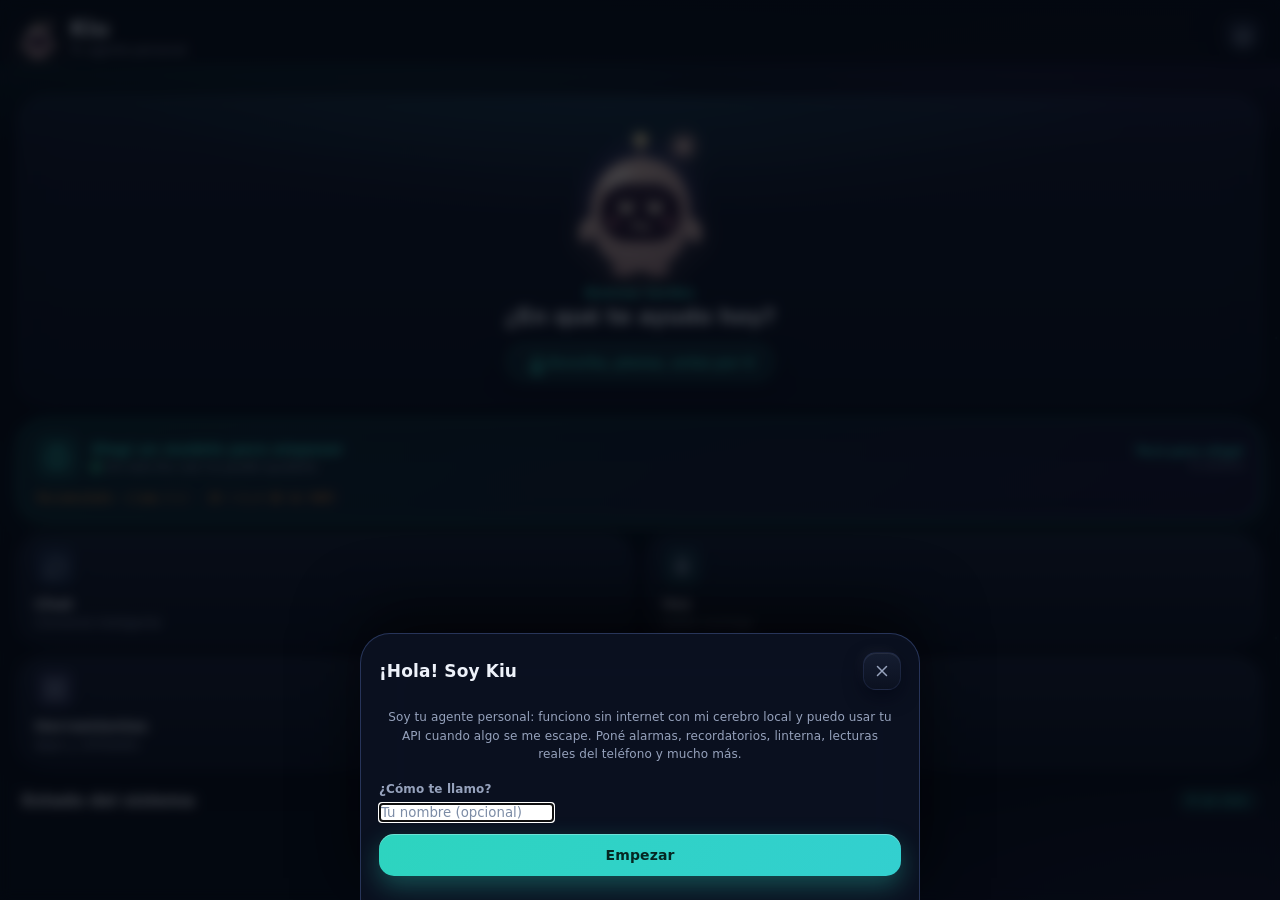
<file: app/src/main/assets/www/index.html>
<!DOCTYPE html>
<html lang="es">
<head>
<meta charset="UTF-8">
<meta name="viewport" content="width=device-width, initial-scale=1, maximum-scale=1, user-scalable=no, viewport-fit=cover">
<meta http-equiv="Content-Security-Policy" content="default-src 'none'; script-src 'self'; style-src 'self' 'unsafe-inline'; img-src 'self' data: blob:; media-src 'self' data: blob:; font-src 'self' data:; connect-src 'self' data: blob: https:; worker-src 'self' blob:; object-src 'none'; base-uri 'none'; form-action 'none'; frame-src 'none'">
<meta name="theme-color" content="#070B16">
<title>Kiu</title>
<link rel="stylesheet" href="css/app.css">
<script src="js/kiu-safeboot.js"></script>
</head>
<body>
<div id="app">

  <!-- ============ PANTALLA INICIO ============ -->
  <section id="screen-home" class="screen active">
    <header class="topbar">
      <div class="brand">
        <!-- v2.3: el bot nuevo de 37 estados vive tambien en la esquina -->
        <!-- v2.8.1: sin `logo-mini`. Esa clase era el cuadrito con degradado y letra del
             logo viejo; con el bot adentro estorba (pinta fondo) y además gana en
             especificidad al `[data-avatar-mini]{width:var(--kav-s)}` y deja el hueco
             con la caja equivocada. El bot se dibuja solo: el host solo reserva espacio. -->
        <div class="kav-mini" data-avatar-mini id="brand-avatar" role="img" aria-label="Kiu"></div>
        <div class="brand-txt">
          <h1>Kiu</h1>
          <p id="home-sub" data-i18n="home.sub">Tu agente personal</p>
        </div>
      </div>
      <button class="icon-btn" id="home-settings-btn" aria-label="Ajustes"></button>
    </header>

    <div class="content">
      <!-- Robot grande con halo -->
      <div class="hero-card">
        <div class="hero-avatar-wrap">
          <div class="hero-halo"></div>
          <button class="kav-hero" data-avatar data-state="idle" id="hero-avatar" aria-label="Hablar con Kiu"></button>
        </div>
        <p class="hero-hi" id="hero-hi" data-i18n="home.hero.hi">Hola</p>
        <h2 class="hero-title" data-i18n="home.hero.title">¿En qué te ayudo hoy?</h2>
        <button class="hero-pill" id="hero-voice">
          <span class="ic" data-ic="mic"></span><span data-i18n="home.hero.pill">Escucha, piensa, actúa por ti</span>
        </button>
      </div>

      <!-- Motor local / API conectada -->
      <!-- v2.14.8 · la tarjeta del motor, como en el rediseño: una fila de
           estado, el MODELO en monoespaciado (acá va bien: es donde sirve; antes
           estaba al final de cada respuesta) y la RAM como barra. -->
      <button class="motor-card" id="status-card" data-go="api">
        <span class="motor-row">
          <span class="motor-ic ic" data-ic="brain"></span>
          <div class="status-txt">
            <strong id="status-title" data-i18n="home.status.title">Motor local</strong>
            <span class="motor-meta"><i class="status-dot" id="status-dot"></i><em id="status-meta" data-i18n="home.status.ready">Listo</em></span>
          </div>
          <div class="motor-right">
            <strong id="motor-mode" data-i18n="home.status.mode">100% local</strong>
            <span id="motor-device" data-i18n="home.status.device">Tu teléfono</span>
          </div>
        </span>
        <span class="motor-model" id="motor-model">—</span>
        <span class="motor-ram">
          <span class="bar"><i id="motor-ram-fill" style="width:0%"></i></span>
          <em id="motor-ram-txt">RAM —</em>
        </span>
      </button>

      <!-- Cuadrícula 2×2 -->
      <div class="quick-grid">
        <button class="quick-card" data-go="chat">
          <span class="qc-ic qc-blue ic" data-ic="chat"></span>
          <strong data-i18n="quick.chat">Chat</strong><span data-i18n="quick.chat.sub">Conversá inteligente</span>
        </button>
        <button class="quick-card" id="quick-voice">
          <span class="qc-ic qc-teal ic" data-ic="mic"></span>
          <strong data-i18n="quick.voice">Voz</strong><span data-i18n="quick.voice.sub">Hablá conmigo</span>
        </button>
        <button class="quick-card" data-go="biblio">
          <span class="qc-ic qc-violet ic" data-ic="grid"></span>
          <strong data-i18n="quick.tools">Herramientas</strong><span data-i18n="quick.tools.sub">Apps y utilidades</span>
        </button>
        <button class="quick-card" data-go="memory">
          <span class="qc-ic qc-pink ic" data-ic="memory"></span>
          <strong data-i18n="quick.memory">Memoria</strong><span data-i18n="quick.memory.sub">Notas y tareas</span>
        </button>
      </div>

      <!-- Uso de hoy: solo se muestra si hubo actividad -->
      <div id="usage-block" class="hidden">
        <div class="section-row">
          <h3 data-i18n="home.usage">Uso de hoy</h3>
          <span class="count-badge" data-i18n="home.usage.badge">contadores reales</span>
        </div>
        <div class="set-card usage-card" id="usage-rows"></div>
      </div>

      <!-- Estado del sistema en vivo -->
      <div class="section-row">
        <h3>Estado del sistema</h3>
        <span class="live-badge"><i></i>en vivo</span>
      </div>
      <div class="set-card sys-card" id="sys-card">
        <div class="sys-row">
          <span class="sys-ic sy-blue ic" data-ic="cpu"></span>
          <div class="sys-txt"><strong>CPU</strong><span id="sys-cpu">Leyendo el teléfono…</span></div>
        </div>
        <div class="sys-line"><span class="sys-lbl">RAM</span><div class="bar"><i id="bar-ram"></i></div><b id="val-ram">—</b></div>
        <div class="sys-line"><span class="sys-lbl">Disco</span><div class="bar"><i id="bar-disk"></i></div><b id="val-disk">—</b></div>
        <div class="sys-line"><span class="sys-lbl">Batería</span><div class="bar"><i id="bar-bat"></i></div><b id="val-bat">—</b></div>
        <p class="sys-foot" id="sys-foot"></p>
      </div>

      <!-- Actividad reciente -->
      <div class="section-row">
        <h3>Actividad reciente</h3>
        <button class="link-btn" id="recent-clear">Limpiar</button>
      </div>
      <div id="recent-list" class="list"></div>

      <div class="tip-card">
        <span class="ic tip-ic" data-ic="bulb"></span>
        <div><strong>Consejo</strong><p id="tip-text"></p></div>
      </div>
    </div>
  </section>

  <!-- ============ PANTALLA CHAT ============ -->
  <section id="screen-chat" class="screen">
    <header class="chat-header">
      <div class="kav-mini kav-big" data-avatar data-state="idle" id="chat-avatar"></div>
      <div class="brand-txt">
        <h1>Kiu</h1>
        <p id="chat-status">Listo para empezar</p>
      </div>
      <button class="icon-btn" id="chat-conv-list" aria-label="Conversaciones" title="Tus conversaciones"></button>
      <button class="icon-btn" id="chat-tools-toggle" aria-label="Herramientas" title="Panel de herramientas"></button>
      <button class="icon-btn" id="chat-conv-toggle" aria-label="Modo conversación" title="Modo conversación (manos libres)"></button>
      <button class="icon-btn" id="chat-voice-toggle" aria-label="Voz"></button>
    </header>
    <div id="tools-panel" class="tools-panel hidden"></div>
    <div id="chat-messages" class="chat-messages" role="log" aria-live="polite" aria-label="Conversación con Kiu"></div>
    <div class="chat-dock">
      <div id="chips-bar" class="chips-bar"></div>
      <div id="photo-bar" class="photo-bar hidden">
        <img id="photo-thumb" alt="Foto adjunta">
        <div class="photo-txt"><strong>Foto lista</strong><span id="photo-hint">Escribí qué querés saber y enviá</span></div>
        <button class="icon-btn" id="photo-remove" aria-label="Quitar foto"></button>
      </div>
      <div class="chat-inputbar">
        <button class="round-btn" id="btn-attach" aria-label="Adjuntar"></button>
        <input id="chat-input" type="text" placeholder="Escribe tu mensaje..." autocomplete="off">
        <button class="send-btn" id="btn-mic" aria-label="Micrófono"></button>
        <button class="send-btn accent" id="btn-send" aria-label="Enviar"></button>
      </div>
    </div>
    <input type="file" id="photo-input" accept="image/*" class="hidden">
    <button id="hang-chip" class="hang-chip hidden" aria-label="Colgar"><span class="ic" data-ic="x"></span> Colgar</button>
    <div id="chat-browser" class="chat-browser hidden">
      <div class="cb-head">
        <input id="cb-url" type="url" placeholder="Buscar o escribir dirección…" autocomplete="off">
        <button class="icon-btn" id="cb-go" aria-label="Ir"><span class="ic" data-ic="chevr"></span></button>
        <button class="icon-btn" id="cb-out" aria-label="Abrir afuera"><span class="ic" data-ic="share"></span></button>
        <button class="icon-btn" id="cb-close" aria-label="Cerrar"><span class="ic" data-ic="x"></span></button>
      </div>
      <iframe id="cb-frame" class="cb-frame" src="about:blank"></iframe>
      <p class="cb-msg" id="cb-msg"></p>
    </div>
  </section>

  <!-- ============ PANTALLA PROVEEDORES (API) ============ -->
  <!-- ============ PANTALLA BIBLIOTECA ============ -->
  <section id="screen-biblio" class="screen">
    <header class="topbar">
      <div class="brand-txt solo">
        <h1>Biblioteca</h1>
        <p>Herramientas y atajos reales</p>
      </div>
    </header>
    <div class="content">
      <div class="search-wrap">
        <span class="ic" data-ic="search"></span>
        <input id="biblio-search" type="text" placeholder="Buscar en tu biblioteca..." autocomplete="off">
      </div>

      <div class="filter-bar">
        <div class="filter-scroll" id="biblio-filters">
          <button class="chip active" data-f="todas">Todas</button>
          <button class="chip" data-f="cuentas">Cálculos</button>
          <button class="chip" data-f="notas">Notas</button>
          <button class="chip" data-f="tiempo">Tiempo</button>
          <button class="chip" data-f="util">Utilidades</button>
        </div>
      </div>

      <div id="tools-grid" class="tools-grid"></div>

      <div class="section-row">
        <h3>Atajos a tus apps</h3>
        <span class="count-badge" id="cx-count">9 atajos reales</span>
      </div>
      <div id="cx-list" class="list"></div>
    </div>
  </section>

  <!-- ============ PANTALLA MODELOS (descargas + motor interno + orquestador) ============ -->
  <section id="screen-models" class="screen">
    <header class="topbar">
      <button class="icon-btn back-btn" data-go="settings" aria-label="Volver"><span class="ic" data-ic="chevl"></span></button>
      <div class="brand-txt center">
        <h1>Modelos</h1>
        <p>Teléfono, nube y tu red</p>
      </div>
      <span class="topbar-spacer"></span>
    </header>
    <div class="content">
      <div class="mtabs" id="mtabs" role="tablist">
        <button class="mtab on" role="tab" data-mt="tel">Teléfono <i id="mt-count-tel"></i></button>
        <button class="mtab" role="tab" data-mt="nube">Nube <i id="mt-count-nube"></i></button>
        <button class="mtab" role="tab" data-mt="red">Mi red</button>
      </div>

      <div class="mpane on" id="mpane-tel">
        <!-- v2.0: héroe «Tu teléfono» — compatibilidad clara desde el arranque -->
      <div class="k2-hero" id="dev-card">
        <div class="k2-hero-top">
          <span class="k2-tile tl-teal"><span class="ic" data-ic="cpu"></span></span>
          <div class="k2-hero-tt">
            <strong>Tu teléfono</strong>
            <span id="dev-sub">Mirando el teléfono…</span>
          </div>
          <i class="k2-badge b-t" id="dev-badge">…</i>
        </div>
        <div class="k2-ramrow">
          <div class="k2-mbar"><i id="dev-ram-fill" style="width:0%;background:var(--teal)"></i></div>
          <span class="k2-ramlbl" id="dev-ram-lbl"></span>
        </div>
        <p class="k2-hero-hint" id="dev-hint"></p>
        <button class="chip-btn" id="dev-reco" style="margin-top:10px">Recomendarme modelos para mi teléfono</button>
      </div>
        <!-- v2.0: Mis modelos — tarjetas grandes con estado real del motor -->
      <div class="k2-sec">
        <h3>Mis modelos</h3>
        <span class="k2-count" id="mdl-count">0 en disco</span>
      </div>
      <p class="set-hint small" id="mdl-eng-sub" style="margin:0 2px 8px">Mirando el teléfono…</p>
      <div id="mdl-mine" class="k2-list"></div>
      <div class="loc-actions" style="margin-top:8px"><button class="chip-btn" id="mdl-import">Importar GGUF del teléfono</button></div>
      <p class="set-hint small" id="mdl-imp-status"></p>
      <div class="k2-sec">
        <h3>Descargar modelos</h3>
        <span class="k2-count">GGUF · privado</span>
      </div>
      <div class="filter-bar">
        <div class="filter-scroll" id="mdl-filters">
          <button class="chip active" data-mf="compat">Compatibles</button>
          <button class="chip" data-mf="texto">Texto</button>
          <button class="chip" data-mf="vision">Visión</button>
          <button class="chip" data-mf="todos">Todos</button>
        </div>
      </div>
      <div id="mdl-list" class="k2-list"></div>
      <p class="set-hint small" id="mdl-foot"></p>
      <p class="set-hint small centered">Los «EN EL TELÉFONO» corren con el motor interno de Kiu (llama.cpp), sin internet y sin mandar nada afuera. Los «SERVIDOR» (visión y multimodal) son para tu PC u Ollama. También podés asignar un modelo local a «Fotos (visión)» en el Orquestador: contesta el texto de tu mensaje.</p>
      <details class="adv-box" id="adv-diag">
        <summary><span>Diagnóstico del agente</span><em>Probar si este modelo sirve</em></summary>
        <div class="adv-body">
      <!-- v2.19.0: ¿este modelo, cargado en ESTE teléfono, sirve de agente? Solo mira qué herramienta elegiría; no ejecuta nada. -->
      <div class="loc-actions" style="margin-top:8px">
        <button class="chip-btn" id="mdl-agent-test">Probar agente</button>
        <button class="chip-btn" id="mdl-agent-full">Prueba completa</button>
        <button class="chip-btn" id="mdl-agent-nogram">Sin gramática</button>
      </div>
      <p class="set-hint small" id="mdl-agent-res" style="white-space:pre-line"></p>

        </div>
      </details>
      <p class="set-hint small" id="mdl-agent-ver" style="margin-top:2px"></p>

      </div>

      <div class="mpane" id="mpane-nube">
        <div class="k2-sec"><h3>Proveedores de IA</h3><span class="k2-count" id="api-count">OPCIONAL</span></div>
        <p class="set-hint small" id="api-sub" style="margin:0 2px 8px">Tocá para conectar Gemini, Groq, OpenAI y más</p>
        <div class="filter-bar">
        <div class="filter-scroll" id="prov-filters">
          <button class="chip active" data-f="todos">Todos</button>
          <button class="chip" data-f="listos">Listos</button>
          <button class="chip" data-f="gratis">Gratis</button>
        </div>
      </div>

      <div id="prov-list"></div>

      <p class="set-hint small centered">Si un proveedor falla, Kiu lo deja en pausa un rato y sigue con el próximo activo. Las claves van cifradas con el Keystore de Android y jamás salen del teléfono.</p>
      </div>

      <div class="mpane" id="mpane-red">
        <div class="k2-sec"><h3>Servidor en tu red</h3><span class="k2-count">OPCIONAL</span></div>
        <button class="set-card row-card hidden" id="row-local">
        <span class="row-tile ti-teal ic" data-ic="brain"></span>
        <div class="row-txt">
          <strong>Ollama / LM Studio / llama-server</strong>
          <span id="local-sub">Más potencia usando tu PC como motor</span>
        </div>
        <span class="row-ic ic" data-ic="chevd"></span>
      </button>
        <div id="local-block">
        <div class="set-card">
          <div class="set-row">
            <div><strong>Estado del servidor</strong><span id="local-sub2">Servidor en tu red o teléfono · privado</span></div>
            <i class="status-dot" id="loc-dot"></i>
          </div>
          <p class="set-hint small" id="loc-status" style="margin:0 0 10px">Sin conectar · todo queda en tu red</p>
          <label class="api-fields"><span>Dirección del servidor</span>
            <input type="url" id="loc-url" placeholder="http://192.168.1.10:1234/v1" autocomplete="off">
          </label>
          <div class="loc-actions">
            <button class="chip-btn" id="loc-pc">IP de mi PC</button>
            <button class="chip-btn" id="loc-tel">Ollama en este teléfono</button>
          </div>
          <div class="loc-actions">
            <button class="chip-btn" id="loc-connect">Conectar</button>
          </div>
          <p class="set-hint small" id="loc-err" style="color:#f87171"></p>
          <div class="set-row col">
            <div><strong>Modelo para charlar</strong><span>Se elige solo según el perfil de abajo</span></div>
            <div class="voice-pick"><select id="loc-model"></select></div>
          </div>
          <div class="set-row col">
            <div><strong>Modelo de visión (fotos)</strong><span>Debe ser un modelo VL de tu servidor</span></div>
            <div class="voice-pick"><select id="loc-vismodel"></select></div>
          </div>
          <div class="set-row col">
            <div><strong>Perfil del servidor</strong><span id="loc-prof-sub">Qwen rápido</span></div>
            <div class="seg" id="loc-profiles">
              <button class="seg-btn" data-prof="qwen">Qwen rápido</button>
              <button class="seg-btn" data-prof="deep">Razonar</button>
              <button class="seg-btn" data-prof="libre">Libre</button>
            </div>
          </div>
          <div class="loc-actions">
            <button class="chip-btn" id="loc-test">Probar perfil</button>
            <button class="chip-btn" id="loc-vistest">Probar visión</button>
            <button class="chip-btn" id="loc-help">Guía</button>
          </div>
          <div class="set-row col">
            <div><strong>Largo de las respuestas</strong><span id="loc-ram">Datos reales en la app del teléfono</span></div>
            <div class="seg" id="loc-detail">
              <button class="seg-btn" data-tok="350">Cortas</button>
              <button class="seg-btn active" data-tok="700">Medias</button>
              <button class="seg-btn" data-tok="1200">Largas</button>
            </div>
          </div>
          <div class="loc-actions">
            <button class="chip-btn" id="loc-catalog">Ver catálogo de modelos</button>
            <button class="chip-btn" id="loc-free">Liberar RAM</button>
          </div>
        </div>
      </div>
      </div>
      <!-- v2.20.3: «Cómo responde Kiu» (modo + orquestador) es avanzado: casi nadie lo toca y empujaba al final lo que todos necesitan (elegir un modelo). -->
      <details class="adv-box" id="adv-resp">
        <summary><span>Cómo responde Kiu</span><em>Avanzado · modo y orquestador</em></summary>
        <div class="adv-body">
      <!-- v2.10.1: arriba, CÓMO responde Kiu (modo + orquestador); abajo, DE DÓNDE salen los modelos (3 pestañas) -->
      <div class="k2-sec"><h3>Cómo responde Kiu</h3></div>
      <div class="seg" id="mode-seg">
        <button class="seg-btn" data-mode="hybrid">Híbrido</button>
        <button class="seg-btn" data-mode="local">Local</button>
        <button class="seg-btn" data-mode="api">API</button>
      </div>
      <p class="set-hint" id="mode-hint"></p>
      <!-- v2.0: orquestador compacto (mapa de roles) + ajuste fino plegable -->
      <div class="k2-sec">
        <h3>Orquestador · <span id="orch-mode-lbl">Auto decide</span></h3>
        <button class="toggle" id="tg-orch" aria-label="Orquestador"></button>
      </div>
      <div class="k2-card" id="orch-rows"></div>
      <button class="k2-adv hidden" id="orch-adv-btn"><span class="ic" data-ic="sliders"></span>Ajustar destinos y preferencias</button>

      <!-- Ajuste fino del orquestador (segmentos originales, se abre tocando una fila o el botón) -->
      <div id="orch-body" class="hidden" style="margin-top:10px">
        <div class="set-card">
          <p class="set-hint small" style="margin:2px 0 10px">Asigná qué modelo atiende cada tipo de tarea. En «Auto», Kiu usa primero tu servidor (si está conectado), luego el motor del teléfono con el modelo ya cargado, y al final las APIs. Si un modelo falla, prueba el siguiente.</p>
          <div class="set-row col">
            <div><strong>Charla y voz</strong><span>Saludos, dudas rápidas, recordatorios</span></div>
            <div class="seg" id="orch-fast">
              <button class="seg-btn" data-rv="auto">Auto</button>
              <button class="seg-btn" data-rv="kiu">Teléfono</button>
              <button class="seg-btn" data-rv="loc">Servidor</button>
              <button class="seg-btn" data-rv="prov:gemini">Gemini</button>
            </div>
          </div>
          <div class="set-row col">
            <div><strong>Cerebro (razonamiento y código)</strong><span>Explicaciones, análisis, programación</span></div>
            <div class="seg" id="orch-brain">
              <button class="seg-btn" data-rv="auto">Auto</button>
              <button class="seg-btn" data-rv="kiu">Teléfono</button>
              <button class="seg-btn" data-rv="loc">Servidor</button>
              <button class="seg-btn" data-rv="prov:deepseek">DeepSeek</button>
            </div>
          </div>
          <div class="set-row col">
            <div><strong>Fotos (visión)</strong><span>Entender imágenes que mandás al chat</span></div>
            <div class="seg" id="orch-vision">
              <button class="seg-btn" data-rv="auto">Auto</button>
              <button class="seg-btn" data-rv="kiu">Teléfono</button>
              <button class="seg-btn" data-rv="loc">Servidor</button>
              <button class="seg-btn" data-rv="prov:gemini">Gemini</button>
            </div>
          </div>
          <div class="set-row col">
            <div><strong>Modelo rápido preferido (teléfono)</strong><span>Se cambia solo si la tarea lo necesita</span></div>
            <div class="voice-pick"><select id="orch-kiufast"></select></div>
          </div>
          <div class="set-row col">
            <div><strong>Modelo cerebro preferido (teléfono)</strong><span>Para razonar y código, si está descargado</span></div>
            <div class="voice-pick"><select id="orch-kiubrain"></select></div>
          </div>
          <div class="set-row col">
            <div><strong>Visión por foto</strong><span>El motor del teléfono <b>no ve</b> las fotos: las manda a tu servidor o a una API. Este ajuste quedó sin efecto.</span></div>
            <div class="voice-pick"><select id="orch-kiuvis"></select></div>
          </div>
          <p class="set-hint small" style="margin:2px 0 0">Con el motor interno solo hay un modelo en memoria: si el orquestador cambia de rol, lo cambia solo (tarda unos segundos la primera vez). <b>El motor del teléfono todavía no «ve» la foto</b>: contesta el texto que la acompaña y deja el modelo cargado; la foto se la manda a Servidor o API, que sí la ven. Por eso Kiu ya no cambia de modelo cuando mandás una imagen.</p>
        </div>
      </div>

        </div>
      </details>
    </div>
  </section>

  
  <!-- ============ PANTALLA MEMORIA ============ -->
  <section id="screen-memory" class="screen">
    <header class="topbar">
      <div class="brand-txt solo">
        <h1>Memoria</h1>
        <p>Tus recuerdos, notas y preferencias</p>
      </div>
      <button class="icon-btn" id="mem-add" aria-label="Agregar"></button>
    </header>
    <div class="content">
      <!-- v2.20.4: sin tarjeta «Memoria» repetida y sin contadores aparte: cada pestaña lleva su número (los ids st-* siguen siendo los mismos). Documentos (RAG) va DESPUÉS de la lista, no partiendo la página. -->
      <div class="seg seg-scroll" id="mem-tabs">
        <button class="seg-btn active" data-tab="recuerdos">Recuerdos <i id="st-rec">0</i></button>
        <button class="seg-btn" data-tab="tareas">Tareas <i id="st-tar">0</i></button>
        <button class="seg-btn" data-tab="notas">Notas <i id="st-not">0</i></button>
        <button class="seg-btn" data-tab="alarmas">Alarmas <i id="st-ala">0</i></button>
        <button class="seg-btn" data-tab="prefs">Gustos</button>
      </div>
      <div id="mem-list" class="list"></div>
      <p class="set-hint small" style="margin:8px 2px 0">Frases que Kiu aprendió: <b id="st-apr">0</b></p>
      <div id="rag-card"></div>
    </div>
  </section>

  <!-- ============ PANTALLA AJUSTES ============ -->
  <section id="screen-settings" class="screen">
    <header class="topbar">
      <div class="brand-txt solo">
        <h1>Ajustes</h1>
        <p>Personalizá tu experiencia</p>
      </div>
    </header>
    <div class="content">

      <!-- Perfil -->
      <button class="set-card profile-card" id="profile-card">
        <div class="kav-profile" data-avatar data-state="idle" id="profile-avatar"></div>
        <div class="profile-txt">
          <strong id="profile-name">Tu nombre</strong>
          <span id="profile-sub">Kiu · Agente personal</span>
        </div>
        <span class="row-ic ic" data-ic="chevr"></span>
      </button>

      <div class="section-row"><h3>General</h3></div>

      <button class="set-card row-card" data-go="models">
        <span class="row-tile ti-teal ic" data-ic="brain"></span>
        <div class="row-txt">
          <strong>Modelos y cerebro</strong>
          <span id="brain-sub">Leyendo el teléfono…</span>
        </div>
        <span class="row-ic ic" data-ic="chevr"></span>
      </button>

      <button class="set-card row-card" id="row-voice">
        <span class="row-tile ti-violet ic" data-ic="headset"></span>
        <div class="row-txt">
          <strong>Voz</strong>
          <span>Voces y configuración</span>
        </div>
        <span class="row-ic ic" data-ic="chevd"></span>
      </button>

      <div id="voice-block" class="hidden">
        <div class="set-card">
          <div class="set-row">
            <div><strong>Saludo al entrar</strong><span id="greet-sub">Kiu te saluda por voz según la hora</span></div>
            <button class="toggle" id="tg-greet" aria-label="Saludo al entrar"></button>
          </div>
          <div class="set-row">
            <div><strong>Enlaces dentro del chat</strong><span>Las webs se abren en el navegador de Kiu, sin salir</span></div>
            <button class="toggle" id="tg-links" aria-label="Enlaces dentro del chat"></button>
          </div>
          <div class="set-row">
            <div><strong>Responder en voz alta</strong><span>Kiu lee sus respuestas</span></div>
            <button class="toggle" id="tg-voice" aria-label="Voz"></button>
          </div>
          <div class="set-row">
            <div><strong>Despertar por voz</strong><span>Decí «Kiu» y te escucha, incluso con la app cerrada</span></div>
            <button class="toggle" id="tg-wake" aria-label="Despertar por voz"></button>
          </div>
          <p class="set-hint small" style="margin:-6px 0 4px">Si deja de escuchar con la app cerrada, permití el inicio automático de Kiu en Ajustes del teléfono.</p>
          <div class="set-row">
            <div><strong>Modo conversación</strong><span>Kiu sigue escuchando después de responder: manos libres</span></div>
            <button class="toggle" id="tg-conv" aria-label="Modo conversación"></button>
          </div>
          <!-- v2.9.1: el agente. Apagado por defecto porque gasta una generación
               extra por mensaje; la fila dice qué es para que la decisión sea
               informada y no un misterio. -->
          <div class="set-row">
            <div><strong>Agente con herramientas</strong><span>Que el modelo elija la herramienta (alarma, agenda, documentos) en vez de acertar con los patrones de siempre. Si el modelo no está en memoria, lo carga solo</span></div>
            <button class="toggle" id="tg-agent" aria-label="Agente con herramientas"></button>
          </div>
          <!-- v2.13.2: confirmación de acciones con efecto del agente -->
          <div class="set-row">
            <div><strong>Confirmar antes de actuar</strong><span>El agente pregunta «¿Lo hago?» antes de llamar, mandar un SMS, anotar o programar una alarma</span></div>
            <button class="toggle" id="tg-agent-confirm" aria-label="Confirmar antes de actuar"></button>
          </div>
          <div class="set-row">
            <div><strong data-i18n="set.thermal">Protección térmica</strong><span data-i18n="set.thermal.sub">Corta la generación del motor si el teléfono pasa de 46°</span></div>
            <button class="toggle" id="tg-thermal" aria-label="Protección térmica"></button>
          </div>
          <!-- v2.14.6: el pie "(motor interno · modelo · tok/s)" al final de cada
               respuesta era ruido. Apagado por defecto; se enciende acá. -->
          <div class="set-row">
            <div><strong>Detalles del motor en el chat</strong><span>Al final de cada respuesta, qué modelo respondió y a qué velocidad</span></div>
            <button class="toggle" id="tg-detalles" aria-label="Detalles del motor en el chat"></button>
          </div>
          <button class="set-row as-btn" id="btn-vcmds">
            <div><strong>Comandos de voz</strong><span>Mirá todo lo que podés pedirle hablando</span></div>
            <span class="ic row-ic" data-ic="mic"></span>
          </button>
          <div class="set-row col">
            <div><strong>Voz de Kiu</strong><span>Elegí la que mejor suene · las «de red» son más humanas</span></div>
            <div class="voice-pick">
              <select id="voice-select"></select>
              <button class="chip-btn" id="btn-voice-test">Probar</button>
            </div>
          </div>
          <div class="set-row col">
            <div><strong>Tono de voz</strong><span id="pitch-label">Natural (1.00)</span></div>
            <input type="range" id="pitch-slider" min="0.8" max="1.3" step="0.05" value="1">
          </div>
          <div class="set-row col">
            <div><strong>Velocidad de habla</strong><span id="rate-label">Normal (1.0x)</span></div>
            <input type="range" id="rate-slider" min="0.5" max="1.5" step="0.1" value="1">
          </div>
        </div>
      </div>

      <button class="set-card row-card" id="row-persona">
        <span class="row-tile ti-violet ic" data-ic="spark"></span>
        <div class="row-txt">
          <strong>Personalidad de Kiu</strong>
          <span id="persona-sub">Normal · ajustá cómo te habla</span>
        </div>
        <span class="row-ic ic" data-ic="chevr"></span>
      </button>

      <button class="set-card row-card" id="row-appearance">
        <span class="row-tile ti-pink ic" data-ic="palette"></span>
        <div class="row-txt">
          <strong>Apariencia</strong>
          <span>Color de acento y tamaño de letra</span>
        </div>
        <span class="row-ic ic" data-ic="chevr"></span>
      </button>

      <button class="set-card row-card" id="row-skills">
        <span class="row-tile ti-blue ic" data-ic="spark"></span>
        <div class="row-txt">
          <strong>Skills</strong>
          <span id="skills-sub">Instalables: enseñale frases nuevas a Kiu</span>
        </div>
        <span class="row-ic ic" data-ic="chevr"></span>
      </button>

      <button class="set-card row-card" id="row-morning">
        <span class="row-tile ti-pink ic" data-ic="alarm"></span>
        <div class="row-txt">
          <strong>Resumen matutino</strong>
          <span id="morning-sub">Apagado · tu día en una notificación</span>
        </div>
        <span class="row-ic ic" data-ic="chevr"></span>
      </button>

      <button class="set-card row-card" id="row-backup">
        <span class="row-tile ti-pink ic" data-ic="cloudup"></span>
        <div class="row-txt">
          <strong>Copias de seguridad</strong>
          <span>Exportar y restaurar copia de datos</span>
        </div>
        <span class="row-ic ic" data-ic="chevr"></span>
      </button>

      <button class="set-card row-card" id="row-security">
        <span class="row-tile ti-green ic" data-ic="shield"></span>
        <div class="row-txt">
          <strong>Seguridad</strong>
          <span>Privacidad, permisos y borrado</span>
        </div>
        <span class="row-ic ic" data-ic="chevr"></span>
      </button>

      <div class="section-row"><h3>Respuestas</h3></div>
      <div class="set-card gen-card">
        <div class="set-row col">
          <div><strong>Creatividad</strong><span id="gen-temp-lbl">Equilibrada (0,7)</span></div>
          <input type="range" id="gen-temp" min="0" max="1.2" step="0.05" value="0.7">
        </div>
        <div class="set-row col">
          <div><strong>Largo de las respuestas</strong><span>Los tres valores valen para todos tus proveedores</span></div>
          <div class="seg" id="gen-len">
            <button class="seg-btn" data-tok="350">Cortas</button>
            <button class="seg-btn active" data-tok="700">Medias</button>
            <button class="seg-btn" data-tok="1200">Largas</button>
          </div>
        </div>
      </div>

      <!-- v2.20.4: Diagnóstico y Actualizaciones eran 5 botones anchos de igual peso; ahora van plegados. Los dos interruptores (avisos de versión, interrumpir a Kiu) son ajustes de verdad y quedan a la vista. -->
      <div class="section-row"><h3>Mantenimiento</h3></div>
      <details class="adv-box" id="adv-mant" style="margin-top:4px">
        <summary><span>Diagnóstico y actualizaciones</span><em>Revisar configuración y voz · buscar versión nueva</em></summary>
        <div class="adv-body">
      <button class="btn-ghost full" id="btn-diag" style="justify-content:center;margin:2px 0 14px"><span class="ic" data-ic="shield"></span> Revisar mi configuración</button>
      <button class="btn-ghost full" id="btn-diag-voz" style="justify-content:center;margin:2px 0 14px"><span class="ic" data-ic="mic"></span> Diagnosticar voz</button>
      <button class="btn-ghost full" id="btn-asist-voz" style="justify-content:center;margin:2px 0 14px"><span class="ic" data-ic="mic"></span> Asistente de voz (paso a paso)</button>
      <div id="diag-voz-box"></div>

      <button class="btn-ghost full" id="btn-estado" style="justify-content:center;margin:2px 0 8px"><span class="ic" data-ic="check"></span> Estado y diagnóstico</button>
      <button class="btn-ghost full" id="btn-upd" style="justify-content:center;margin:2px 0 8px"><span class="ic" data-ic="cloudup"></span> Buscar versión nueva</button>
        </div>
      </details>
      <div class="set-row">
        <div><strong>Avisarme de versiones nuevas</strong><span>Consulta GitHub cada pocas horas y avisa con una notificación. Se puede apagar</span></div>
        <button class="toggle" id="tg-upd" aria-label="Avisarme de versiones nuevas"></button>
      </div>
      <div class="set-row">
        <div><strong>Poder interrumpir a Kiu</strong><span>Mientras habla, decí «Kiu» o «basta» y se calla. Si se corta su voz, apagalo</span></div>
        <button class="toggle" id="tg-barge" aria-label="Poder interrumpir a Kiu"></button>
      </div>

      <div class="section-row" id="alarm-section"><h3>Alarmas</h3></div>
      <div class="set-card" id="alarm-card">
        <div class="set-row">
          <div><strong>Alarmas exactas</strong><span id="exact-status">Suenan a la hora exacta aunque la app esté cerrada</span></div>
          <button class="chip-btn" id="btn-exact">Permitir</button>
        </div>
        <div class="set-row">
          <div><strong>Prueba de alarma</strong><span>Suena una alarma en 10 segundos</span></div>
          <button class="chip-btn" id="btn-test-alarm">Probar</button>
        </div>
      </div>

      <div class="about-block">
        <!-- v2.3: bot nuevo también en el bloque Acerca de -->
        <div class="kav-mini" data-avatar-mini id="about-avatar" role="img" aria-label="Kiu"></div>
        <strong id="about-ver">Kiu</strong>
        <span>Agente personal · Motor interno + orquestador multi-modelo + APIs</span>
        <span class="dim">Motor local desde fuente · Wake word offline · WebView seguro (AssetLoader) · Claves en el Keystore · Streaming por push · Skills instalables · Resumen matutino · Bucle ReAct</span>
      </div>
    </div>
  </section>

  <!-- ============ NAV INFERIOR FLOTANTE ============ -->
  <nav class="bottomnav" id="bottomnav">
    <button class="nav-btn active" data-go="home"><span class="ic" data-ic="home"></span><span data-i18n="nav.home">Inicio</span></button>
    <button class="nav-btn" data-go="chat"><span class="ic" data-ic="chat"></span><span data-i18n="nav.chat">Chat</span></button>
    <button class="nav-btn" data-go="models"><span class="ic" data-ic="brain"></span><span data-i18n="nav.models">Modelos</span></button>
    <button class="nav-btn" data-go="memory"><span class="ic" data-ic="memory"></span><span data-i18n="nav.memory">Memoria</span></button>
    <button class="nav-btn" data-go="settings"><span class="ic" data-ic="gear"></span><span data-i18n="nav.settings">Ajustes</span></button>
  </nav>

  <!-- Capas superpuestas -->
  <div id="modal-root" class="modal-root hidden"></div>
  <div id="flashlight" class="flashlight hidden">
    <button id="flashlight-off" data-i18n="common.off">Apagar</button>
  </div>
  <div id="toast" class="toast hidden"></div>
  <div id="voice-pulse" class="voice-pulse hidden" data-st="listen">
    <div class="vp-pill"><span class="vp-dot"></span>En llamada con Kiu</div>
    <div class="vp-stage"><div class="vp-glow"></div><div id="vp-avatar" data-avatar></div></div>
    <p id="vp-text">Te escucho…</p>
    <span id="vp-hint" class="vp-hint">Hablá ahora · Kiu corta solo al terminar</span>
    <div class="vp-bars"><i></i><i></i><i></i><i></i><i></i><i></i><i></i></div>
    <div id="vp-card" class="vp-card empty"><div id="vp-lbl" class="vp-lbl"></div><div id="vp-say" class="vp-say"></div></div>
    <div class="vp-spacer"></div>
    <div class="vp-ctl">
      <div class="vp-c"><button id="vp-write" class="vp-btn" aria-label="Escribir en vez de hablar"><svg width="24" height="24" viewBox="0 0 24 24" fill="none" stroke="currentColor" stroke-width="2" stroke-linecap="round" aria-hidden="true"><rect x="3" y="6" width="18" height="12" rx="2"/><path d="M7 10h.01M11 10h.01M15 10h.01M7 14h10"/></svg></button><span>Escribir</span></div>
      <div class="vp-c"><button id="vp-hang" class="vp-btn vp-red" aria-label="Colgar"><svg width="30" height="30" viewBox="0 0 24 24" fill="none" stroke="currentColor" stroke-width="2" stroke-linecap="round" stroke-linejoin="round" aria-hidden="true"><path d="M3 14c5-5 13-5 18 0l-2 3.5-3.5-1.5v-2.5c-2-.8-5-.8-7 0V16L5 17.5z"/></svg></button><span>Colgar</span></div>
    </div>
  </div>
</div>

<script src="js/kiu-migrate.js"></script>
<script src="js/i18n.js"></script>
<script src="js/brain.js"></script>
<script src="js/skills.js"></script>
<script src="js/react.js"></script>
<script src="js/tools.js"></script>
<!-- v2.9.1: el registro de herramientas que el MODELO elige. Va después de
     react.js/tools.js porque los referencia por nombre al ejecutar, no al cargar. -->
<script src="js/app/harness2-compose.js"></script>
<script src="js/kiu-agente.js"></script>
<!-- v2.18.0: rutinas (hora + condición + acción de lectura). Usa KiuAgente, así que va después. -->
<script src="js/kiu-rutinas.js"></script>
<!-- v2.19.0: autoprueba del agente con el modelo cargado en el teléfono -->
<script src="js/kiu-autoprueba.js"></script>
<script src="js/kiu-estados.js"></script>
<script src="js/kiu-avatar.js"></script>
<script src="js/kiu-avatar-boot.js"></script>
<script src="js/local-embeddings.js"></script>
<script src="js/rag-worker.js"></script>
<script src="js/rag.js"></script>
<script src="js/kiu-secure.js"></script>
<script src="js/app/env.js"></script>
<script src="js/app/memoria.js"></script>
<script src="js/app/state.js"></script>
<script src="js/app/catalog.js"></script>
<script src="js/app/models.js"></script>
<script src="js/app/motor.js"></script>
<script src="js/app/diag-voz.js"></script>
<script src="js/app/markdown.js"></script>
<script src="js/app/app-ui.js"></script>
</body>
</html>
</file>
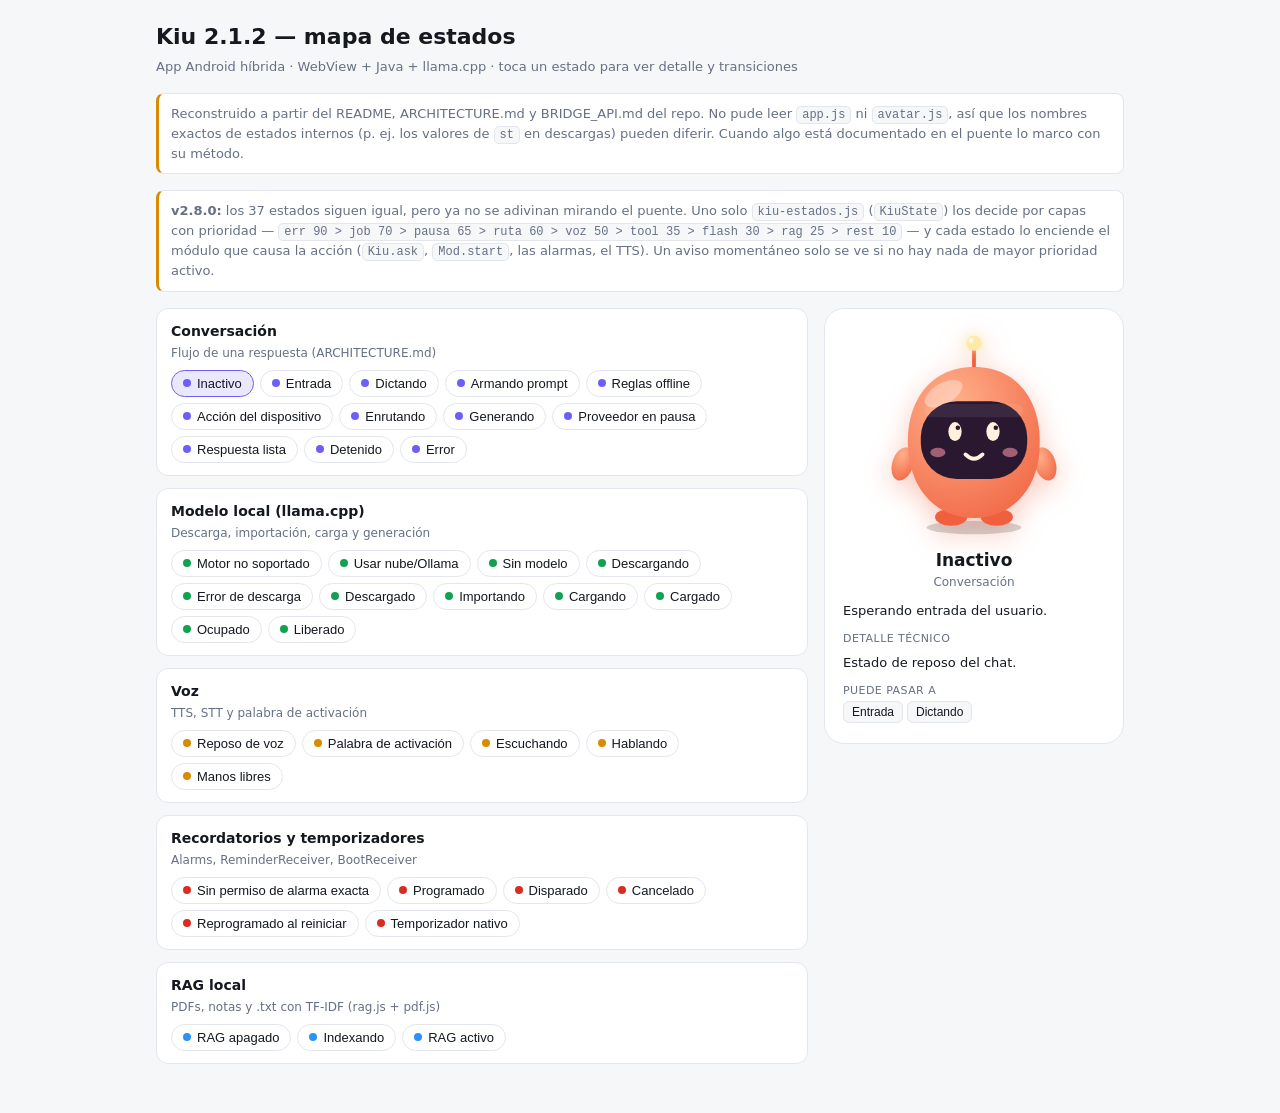
<file: docs/kiu-estados.html>
<!DOCTYPE html>
<html lang="es"><head><meta charset="utf-8">
<meta name="viewport" content="width=device-width, initial-scale=1, viewport-fit=cover">
<title>Kiu — mapa de estados</title>
<style>
:root{--bg:#f6f7f9;--card:#fff;--tx:#14181f;--mu:#667085;--bd:#e3e6ec;--ac:#6d5efc;--ok:#12a150;--wa:#d98a00;--er:#d92d20;box-sizing:border-box;padding-top:env(safe-area-inset-top,0px);padding-bottom:env(safe-area-inset-bottom,0px)}
@media (prefers-color-scheme:dark){:root:not([data-theme="light"]){--bg:#0f1218;--card:#181c25;--tx:#eceff4;--mu:#98a2b3;--bd:#272c38;--ac:#8b80ff}}
:root[data-theme="dark"]{--bg:#0f1218;--card:#181c25;--tx:#eceff4;--mu:#98a2b3;--bd:#272c38;--ac:#8b80ff}
html{scroll-padding-top:env(safe-area-inset-top,0px)}
*{box-sizing:border-box}
body{margin:0;background:var(--bg);color:var(--tx);font:15px/1.5 system-ui,-apple-system,"Segoe UI",sans-serif}
main{max-width:1000px;margin:0 auto;padding:20px 16px 40px}
h1{font-size:22px;margin:0 0 4px}.sub{color:var(--mu);margin:0 0 16px;font-size:13px}
.note{background:var(--card);border:1px solid var(--bd);border-left:3px solid var(--wa);border-radius:8px;padding:10px 12px;font-size:13px;color:var(--mu);margin-bottom:16px}
.grid{display:grid;grid-template-columns:1fr 300px;gap:16px;align-items:start}
@media(max-width:760px){.grid{grid-template-columns:1fr}.panel{order:-1;position:sticky!important;top:env(safe-area-inset-top,0px);z-index:2}}
.grp{background:var(--card);border:1px solid var(--bd);border-radius:12px;padding:12px 14px;margin-bottom:12px}
.grp h2{font-size:14px;margin:0 0 2px}.grp p{margin:0 0 8px;color:var(--mu);font-size:12px}
.chips{display:flex;flex-wrap:wrap;gap:6px}
.chip{border:1px solid var(--bd);background:transparent;color:var(--tx);border-radius:999px;padding:5px 11px;font-size:13px;cursor:pointer;display:flex;align-items:center;gap:6px}
.chip i{width:8px;height:8px;border-radius:50%;display:inline-block}
.chip.on{border-color:var(--ac);background:color-mix(in srgb,var(--ac) 14%,transparent)}
.panel{position:sticky;top:16px;background:var(--card);border:1px solid var(--bd);border-radius:20px;padding:18px}
.bot{position:relative;width:190px;height:209px;margin:2px auto 10px;--c1:#ffb08a;--c2:#f0603f;--gl:#ffe9a8}
.bot svg{width:100%;height:100%;overflow:visible;filter:drop-shadow(0 8px 14px color-mix(in srgb,var(--c2) 35%,transparent))}
.bot .la{--s:1;transform-origin:38px 124px}.bot .ra{--s:-1;transform-origin:162px 124px}
.bot .ant{transform-origin:100px 44px}.bot .bd{transform-origin:100px 199px}
.bot .bulb,.bot .eye,.bot .mo,.bot .sp,.bot .pl{transform-box:fill-box;transform-origin:center}
.bot .bulb{filter:drop-shadow(0 0 6px var(--gl))}
.bot .eye{animation:bl 4.5s infinite}
.bot{transform-origin:100px 205px}
/* cuerpo */
.b-fl{animation:fl 4s ease-in-out infinite}.b-nd{animation:nd 1.2s ease-in-out infinite}.b-sw{animation:sw 2s ease-in-out infinite}.b-sd{animation:sd 2.4s ease-in-out infinite}
.b-tk{animation:tk 1s steps(1) infinite}.b-bn{animation:bn .8s ease-out infinite}.b-wk{animation:wk .5s ease-in-out infinite}.b-tr{animation:tr .12s linear infinite}
.b-bw{animation:bw 2s ease-in-out infinite}.b-jp{animation:jp 1s ease-out infinite}.b-sh{animation:sh 1.6s infinite}.b-no{animation:no .5s ease-in-out infinite}
.b-ro{animation:ro 2.2s ease-in-out infinite}.b-sq{animation:sq 3s ease-in-out infinite}.b-sk{animation:sk 4s ease-in-out infinite}.b-hp{animation:hp .6s ease-out infinite}
.b-tw{animation:tw 2.4s ease-in-out infinite}.b-pu{animation:pu 1s ease-in-out infinite}.b-br{animation:br 3.5s ease-in-out infinite}.b-ds{animation:ds .7s ease-in-out infinite}
.b-jt{animation:jt .2s linear infinite}.b-zg{animation:zg 1.2s ease-in-out infinite}.b-ld{animation:ld 3s ease-in-out infinite}.b-ls{animation:ls 3s ease-in-out infinite}
.b-vb{animation:vb .08s linear infinite}.b-tb{animation:tb .45s ease-in-out infinite alternate}.b-cr{animation:cr 1.2s ease-in-out infinite}.b-rb{animation:rb 2.4s ease-out infinite}
@keyframes fl{50%{transform:translateY(-6px)}}@keyframes nd{50%{transform:translateY(3px) rotate(3deg)}}@keyframes sw{25%{transform:translateX(-4px) rotate(-2deg)}75%{transform:translateX(4px) rotate(2deg)}}
@keyframes sd{50%{transform:translateX(12px)}0%,100%{transform:translateX(-12px)}}@keyframes tk{0%{transform:rotate(-5deg)}50%{transform:rotate(5deg)}}
@keyframes bn{50%{transform:translateY(-12px)}}@keyframes wk{25%{transform:rotate(-6deg)}75%{transform:rotate(6deg)}}@keyframes tr{50%{transform:translateX(1.4px)}}
@keyframes bw{50%{transform:rotate(7deg) scaleY(.97)}}@keyframes jp{30%{transform:translateY(-24px) scale(.95,1.08)}60%{transform:translateY(0) scale(1.06,.94)}}
@keyframes sh{5%{transform:translateX(-7px)}15%{transform:translateX(7px)}25%{transform:translateX(-5px)}35%{transform:translateX(5px)}45%{transform:none}}
@keyframes no{25%{transform:rotate(-8deg)}75%{transform:rotate(8deg)}}@keyframes ro{25%{transform:rotate(-10deg)}75%{transform:rotate(10deg)}}
@keyframes sq{50%{transform:scale(1.05,.92)}}@keyframes sk{30%,70%{transform:translateY(8px) scale(1.03,.94)}}@keyframes hp{40%{transform:translateY(-7px)}}
@keyframes tw{40%{transform:scaleX(-1)}50%{transform:scaleX(-1)}90%{transform:scaleX(1)}}@keyframes pu{50%{transform:scale(1.05)}}@keyframes br{50%{transform:scale(1.02,.985)}}
@keyframes ds{25%{transform:rotate(-7deg) translateY(-5px)}75%{transform:rotate(7deg) translateY(-5px)}}@keyframes jt{25%{transform:translate(2px,-1px)}75%{transform:translate(-2px,1px)}}
@keyframes zg{25%{transform:translateX(9px) rotate(5deg)}75%{transform:translateX(-9px) rotate(-5deg)}}@keyframes ld{50%{transform:translateY(-3px) scale(1.04)}}
@keyframes ls{0%,100%{transform:rotate(6deg)}50%{transform:rotate(6deg) scale(1.03)}}@keyframes vb{50%{transform:translate(3px,-2px) rotate(3deg)}}
@keyframes tb{to{transform:translateY(-4px) rotate(1.5deg)}}@keyframes cr{50%{transform:scale(.96) rotate(-3deg)}}@keyframes rb{0%{transform:scaleY(.6)}40%{transform:scaleY(1.07)}60%,100%{transform:none}}
/* brazos */
.A-wv{animation:aw 1.5s ease-in-out infinite}.A-up{transform:rotate(calc(var(--s)*130deg))}.A-ch{animation:ac .5s ease-in-out infinite alternate}.A-pt{transform:rotate(calc(var(--s)*75deg))}
.A-ea{transform:rotate(calc(var(--s)*150deg))}.A-ty{animation:at .25s ease-in-out infinite alternate}.A-fp{animation:af .3s ease-in-out infinite alternate}.A-lf{animation:al 1.6s ease-in-out infinite}
.A-sg{animation:as 1s ease-in-out infinite}.A-st{transform:rotate(calc(var(--s)*105deg))}.A-no{animation:an .45s ease-in-out infinite alternate}.A-gs{animation:ag .6s ease-in-out infinite alternate}
.ra[class*=A-]{animation-delay:.15s}
@keyframes aw{0%,100%{transform:rotate(calc(var(--s)*30deg))}50%{transform:rotate(calc(var(--s)*75deg))}}@keyframes ac{from{transform:rotate(calc(var(--s)*110deg))}to{transform:rotate(calc(var(--s)*145deg))}}
@keyframes at{from{transform:rotate(calc(var(--s)*8deg))}to{transform:rotate(calc(var(--s)*24deg))}}@keyframes af{from{transform:rotate(calc(var(--s)*10deg))}to{transform:rotate(calc(var(--s)*65deg))}}
@keyframes al{0%,100%{transform:rotate(calc(var(--s)*20deg))}50%{transform:rotate(calc(var(--s)*115deg))}}@keyframes as{50%{transform:rotate(calc(var(--s)*62deg))}0%,100%{transform:rotate(calc(var(--s)*55deg))}}
@keyframes an{from{transform:rotate(calc(var(--s)*40deg))}to{transform:rotate(calc(var(--s)*75deg))}}@keyframes ag{from{transform:rotate(calc(var(--s)*25deg))}to{transform:rotate(calc(var(--s)*60deg))}}
/* antena */
.a-tl{animation:tl 1.6s ease-in-out infinite}.a-up .bulb{transform:scale(1.3)}.a-dr{transform:rotate(-40deg)}.a-dr .bulb{opacity:.45}.a-wg{animation:wg .3s ease-in-out infinite alternate}
.a-pl .bulb{animation:bp .7s ease-in-out infinite alternate}.a-sp{animation:tl 1s ease-in-out infinite}.a-sp .bulb{animation:bp .4s ease-in-out infinite alternate}
@keyframes tl{50%{transform:rotate(14deg)}}@keyframes wg{from{transform:rotate(-12deg)}to{transform:rotate(12deg)}}@keyframes bp{to{transform:scale(1.35);opacity:.6}}
/* cara */
.ey-scan{animation:es 1.4s ease-in-out infinite alternate}.ey-tick{animation:et 1s steps(1) infinite}
.sp{animation:sn 2.4s linear infinite}.pl{animation:bp .8s ease-in-out infinite alternate}.mo{animation:tk2 .3s ease-in-out infinite alternate}
@keyframes bl{0%,92%,100%{transform:scaleY(1)}96%{transform:scaleY(.1)}}@keyframes es{from{transform:translateX(-6px)}to{transform:translateX(6px)}}
@keyframes et{0%{transform:translateX(-5px)}50%{transform:translateX(5px)}}@keyframes sn{to{transform:rotate(360deg)}}@keyframes tk2{to{transform:scaleY(.3)}}
.dp{animation:dp 1.4s ease-in infinite}@keyframes dp{0%{transform:translateY(0);opacity:1}100%{transform:translateY(16px);opacity:0}}
.dt{animation:dt 1s infinite}.dt.d2{animation-delay:.2s}.dt.d3{animation-delay:.4s}@keyframes dt{40%{transform:translateY(-4px)}}
/* objetos (fx) */
#fx *{transform-box:fill-box}
#fx.m-spin{transform-origin:center;transform-box:fill-box;animation:sn 2.4s linear infinite}#fx.m-pulse{transform-box:fill-box;transform-origin:center;animation:bp .8s ease-in-out infinite alternate}
#fx.m-bob{animation:fl 2s ease-in-out infinite}#fx.m-blink{animation:fd .9s steps(1) infinite}#fx.m-shake{animation:wg .15s linear infinite alternate}
#fx.m-pop{transform-box:fill-box;transform-origin:center;animation:pp 1.6s ease-out infinite}#fx.m-ring{transform-box:fill-box;transform-origin:50% 0;animation:rn2 .3s ease-in-out infinite alternate}
#fx.m-glow{animation:gl 1.6s ease-in-out infinite}#fx.m-fade{animation:fd2 2s ease-in-out infinite}
@keyframes pp{0%{transform:scale(0)}25%{transform:scale(1.15)}40%,100%{transform:scale(1)}}@keyframes fd{50%{opacity:.15}}@keyframes fd2{50%{opacity:.35}}
@keyframes rn2{from{transform:rotate(-14deg)}to{transform:rotate(14deg)}}@keyframes gl{50%{filter:drop-shadow(0 0 8px var(--gl))}}
.ap{animation:ap 2s infinite}@keyframes ap{0%,100%{opacity:0;transform:translateY(-8px)}30%,80%{opacity:1;transform:none}}
.gw{transform-origin:left center;animation:gw 2s ease-in-out infinite}@keyframes gw{0%{transform:scaleX(0)}60%,100%{transform:scaleX(1)}}
.dn{animation:dn 1.2s ease-in infinite}@keyframes dn{0%{transform:translateY(-4px);opacity:0}30%{opacity:1}100%{transform:translateY(12px);opacity:0}}
.sl{animation:sl 2s ease-in-out infinite}@keyframes sl{0%{transform:translateX(34px);opacity:0}30%{opacity:1}100%{transform:translateX(-36px);opacity:0}}
.rs{animation:rs 2.4s ease-out infinite}@keyframes rs{0%{transform:translateY(24px);opacity:0}30%{opacity:1}100%{transform:translateY(-34px);opacity:0}}
.rg{transform-origin:center;animation:rg 1.8s ease-out infinite}@keyframes rg{0%{transform:scale(.7);opacity:.9}100%{transform:scale(1.35);opacity:0}}
.sa{animation:sa 1.2s ease-out infinite}@keyframes sa{0%{opacity:0;transform:translateX(-6px)}40%{opacity:1}100%{opacity:0;transform:translateX(10px)}}
.mg{animation:mg 1.8s ease-in-out infinite alternate}@keyframes mg{from{transform:translate(-16px,-10px)}to{transform:translate(8px,6px)}}
.cd{animation:cd 4s linear infinite}@keyframes cd{to{stroke-dashoffset:100}}
.rn{transform-box:view-box;transform-origin:100px 112px;animation:sn 3s linear infinite}
.bk{animation:fd .5s steps(1) infinite}
.wv{opacity:0;animation:wv 1.5s infinite;transform-origin:center}.wv.b{animation-delay:.6s}@keyframes wv{0%{opacity:.9;transform:scale(.9)}100%{opacity:0;transform:scale(1.25)}}
.mode{display:block;text-align:center;font-size:11px;color:var(--mu);margin:-6px 0 8px}
.panel h3{margin:0;text-align:center;font-size:17px}
.panel .g{text-align:center;color:var(--mu);font-size:12px;margin-bottom:10px}
.panel p{font-size:13px;margin:6px 0}
.k{color:var(--mu);font-size:11px;text-transform:uppercase;letter-spacing:.04em;margin-top:10px}
code{background:var(--bg);border:1px solid var(--bd);border-radius:5px;padding:1px 5px;font-size:12px}
.nx button{margin:2px 4px 2px 0;border:1px solid var(--bd);background:var(--bg);color:var(--tx);border-radius:6px;padding:3px 8px;font-size:12px;cursor:pointer}
</style></head><body><main>
<h1>Kiu 2.1.2 — mapa de estados</h1>
<p class="sub">App Android híbrida · WebView + Java + llama.cpp · toca un estado para ver detalle y transiciones</p>
<div class="note">Reconstruido a partir del README, ARCHITECTURE.md y BRIDGE_API.md del repo. No pude leer <code>app.js</code> ni <code>avatar.js</code>, así que los nombres exactos de estados internos (p. ej. los valores de <code>st</code> en descargas) pueden diferir. Cuando algo está documentado en el puente lo marco con su método.</div>
<div class="note"><strong>v2.8.0:</strong> los 37 estados siguen igual, pero ya no se adivinan mirando el puente. Uno solo <code>kiu-estados.js</code> (<code>KiuState</code>) los decide por capas con prioridad — <code>err 90 &gt; job 70 &gt; pausa 65 &gt; ruta 60 &gt; voz 50 &gt; tool 35 &gt; flash 30 &gt; rag 25 &gt; rest 10</code> — y cada estado lo enciende el módulo que causa la acción (<code>Kiu.ask</code>, <code>Mod.start</code>, las alarmas, el TTS). Un aviso momentáneo solo se ve si no hay nada de mayor prioridad activo.</div>
<div class="grid"><div id="list"></div>
<aside class="panel"><div class="bot" id="bot"><svg viewBox="0 0 200 220" aria-label="Kiu">
<defs><radialGradient id="bg" cx=".35" cy=".25" r=".95"><stop offset="0" style="stop-color:var(--c1)"/><stop offset="1" style="stop-color:var(--c2)"/></radialGradient></defs>
<ellipse cx="100" cy="209" rx="50" ry="7" fill="#000" opacity=".16"/>
<ellipse cx="76" cy="198" rx="17" ry="9" style="fill:var(--c2)"/><ellipse cx="124" cy="198" rx="17" ry="9" style="fill:var(--c2)"/>
<g id="ant" class="ant"><line x1="100" y1="44" x2="100" y2="22" style="stroke:var(--c2)" stroke-width="4" stroke-linecap="round"/><circle class="bulb" cx="100" cy="15" r="8" style="fill:var(--gl)"/><circle cx="97" cy="12" r="2.5" fill="#fff" opacity=".8"/></g>
<g id="la" class="la"><ellipse cx="25" cy="142" rx="11" ry="18" transform="rotate(18 25 142)" fill="url(#bg)"/></g>
<g id="ra" class="ra"><ellipse cx="175" cy="142" rx="11" ry="18" transform="rotate(-18 175 142)" fill="url(#bg)"/></g>
<g class="bd"><path d="M100 40C150 40 173 82 169 128 166 172 137 199 100 199 63 199 34 172 31 128 27 82 50 40 100 40Z" fill="url(#bg)"/>
<ellipse cx="68" cy="68" rx="22" ry="11" transform="rotate(-30 68 68)" fill="#fff" opacity=".35"/>
<rect x="44" y="76" width="112" height="82" rx="38" fill="#2a1830"/><rect x="48" y="79" width="104" height="14" rx="7" fill="#fff" opacity=".07"/>
<ellipse cx="62" cy="130" rx="8" ry="5" fill="#ff9db0" opacity=".55"/><ellipse cx="138" cy="130" rx="8" ry="5" fill="#ff9db0" opacity=".55"/>
<g id="eyes" style="color:#fff1dc" stroke="currentColor"></g><g id="mouth" style="color:#fff1dc" stroke="currentColor"></g></g>
<g id="fx"></g></svg></div><h3 id="t">Elige un estado</h3><div class="g" id="g">—</div><div id="d"></div></aside></div>
<script>
const G=[
{n:"Conversación",s:"Flujo de una respuesta (ARCHITECTURE.md)",c:"#6d5efc",x:[
["Inactivo","Esperando entrada del usuario.","Estado de reposo del chat.",["Entrada","Dictando"]],
["Entrada","El usuario escribe un mensaje.","app.js arma el prompt con historial.",["Armando prompt"]],
["Dictando","Reconocimiento de voz activo (STT).","KiuBridge.listen / cancelListen.",["Armando prompt","Inactivo"]],
["Armando prompt","Historial + contexto RAG si está activo.","Si RAG está activo se añaden fragmentos TF-IDF.",["Reglas offline"]],
["Reglas offline","brain.js prueba regex/intenciones: alarmas, notas, abrir apps.","Si resuelve, no llama a ningún modelo.",["Acción del dispositivo","Enrutando"]],
["Acción del dispositivo","Ejecuta dial, sms, maps, torch, openApp, alarmas…","Vía KiuBridge.",["Respuesta lista"]],
["Enrutando","El router elige proveedor: motor interno, Ollama/LM Studio o nube (OpenAI, Groq, Gemini, DeepSeek…).","Si uno falla se pausa y se prueba otro.",["Generando","Proveedor en pausa"]],
["Generando","Respuesta en curso; en local es streaming por sondeo.","kiuGen + kiuGenStatus periódico. Se corta con kiuGenStop.",["Respuesta lista","Error","Detenido"]],
["Proveedor en pausa","Fallo de un proveedor; pausa automática.","Vuelve a Enrutando con el siguiente.",["Enrutando","Error"]],
["Respuesta lista","Texto final mostrado; opcionalmente se lee en voz alta.","",["Hablando","Inactivo"]],
["Detenido","El usuario cancela la generación.","kiuGenStop.",["Inactivo"]],
["Error","Ningún proveedor respondió o falló lo nativo.","El puente captura Throwable para no cerrar la app.",["Inactivo"]]]},
{n:"Modelo local (llama.cpp)",s:"Descarga, importación, carga y generación",c:"#12a150",x:[
["Motor no soportado","El teléfono no corre el motor interno (solo hay arm64-v8a).","kiuAvailable() = falso: 32 bits o emulador x86.",["Usar nube/Ollama"]],
["Usar nube/Ollama","Alternativa cuando no hay motor interno.","",[]],
["Sin modelo","No hay GGUF disponible.","dlList() vacío.",["Descargando","Importando"]],
["Descargando","Descarga de GGUF con progreso.","dlStart / dlStatus {st,got,total,err,path}; dlCancel.",["Descargado","Error de descarga","Sin modelo"]],
["Error de descarga","Fallo de red o disco; hoy no hay reanudación ni SHA-256.","Mejora pendiente en KNOWN_ISSUES.",["Descargando","Sin modelo"]],
["Descargado","Archivo en la carpeta privada de la app.","KiuDownload.modelsDir().",["Cargando"]],
["Importando","Selector SAF copia un .gguf.","impStatus {st: idle/run/done/err}.",["Descargado","Error de descarga"]],
["Cargando","Modelo cargándose en RAM.","kiuLoad(ruta,nCtx,hilos) + kiuLoadProgress().",["Cargado","Error"]],
["Cargado","Listo para generar.","kiuIsLoaded() = verdadero.",["Generando","Liberado"]],
["Ocupado","Hilo de generación atascado.","kiuResetBusy() lo reinicia.",["Cargado"]],
["Liberado","Modelo descargado de memoria.","kiuFree().",["Sin modelo","Cargando"]]]},
{n:"Voz",s:"TTS, STT y palabra de activación",c:"#d98a00",x:[
["Reposo de voz","Sin micrófono ni habla.","",["Escuchando","Palabra de activación","Hablando"]],
["Palabra de activación","KiuService en primer plano escucha el micrófono.","startWake / stopWake / wakeState.",["Escuchando","Reposo de voz"]],
["Escuchando","STT captura la frase.","listen / cancelListen.",["Dictando","Reposo de voz"]],
["Hablando","TTS lee la respuesta.","speak / stopSpeak; setRate, setPitch, setVoiceName.",["Reposo de voz","Manos libres"]],
["Manos libres","Ciclo: escuchar → responder → hablar → escuchar.","setHandsFree.",["Escuchando","Reposo de voz"]]]},
{n:"Recordatorios y temporizadores",s:"Alarms, ReminderReceiver, BootReceiver",c:"#d92d20",x:[
["Sin permiso de alarma exacta","Android 14 puede bloquear alarmas exactas.","canExactAlarms() / openExactAlarmSettings(); pendiente de verificar antes de programar.",["Programado"]],
["Programado","Recordatorio guardado con hora exacta.","setReminder(id,texto,ms); pendingReminders().",["Disparado","Cancelado"]],
["Disparado","ReminderReceiver notifica al usuario.","",["Cancelado"]],
["Cancelado","Quitado por el usuario.","cancelReminder(id).",[]],
["Reprogramado al reiniciar","BootReceiver restaura tras reinicio del teléfono.","",["Programado"]],
["Temporizador nativo","Cuenta atrás con etiqueta.","startTimerNative / cancelTimerNative.",["Disparado","Cancelado"]]]},
{n:"RAG local",s:"PDFs, notas y .txt con TF-IDF (rag.js + pdf.js)",c:"#2e90fa",x:[
["RAG apagado","No se agrega contexto al prompt.","",["Indexando"]],
["Indexando","Se extraen y puntúan documentos.","",["RAG activo"]],
["RAG activo","Fragmentos relevantes se inyectan en Armando prompt.","",["RAG apagado"]]]}
];
const L=document.getElementById('list');let cur;
G.forEach(g=>{const e=document.createElement('div');e.className='grp';e.innerHTML=`<h2>${g.n}</h2><p>${g.s}</p><div class="chips"></div>`;const c=e.querySelector('.chips');
g.x.forEach(s=>{const b=document.createElement('button');b.className='chip';b.dataset.n=s[0];b.innerHTML=`<i style="background:${g.c}"></i>${s[0]}`;b.onclick=()=>sel(s[0]);c.appendChild(b)});L.appendChild(e)});
function sel(name){let f;G.forEach(g=>g.x.forEach(s=>{if(s[0]===name&&!f)f=[g,s]}));if(!f)return;const[g,s]=f;
document.querySelectorAll('.chip').forEach(b=>b.classList.toggle('on',b.dataset.n===name));
setBot(name);
document.getElementById('t').textContent=s[0];document.getElementById('g').textContent=g.n;
const nx=s[3].map(n=>`<button onclick="sel('${n.replace(/'/g,"\\'")}')">${n}</button>`).join('')||'<span style="color:var(--mu);font-size:12px">Fin</span>';
document.getElementById('d').innerHTML=`<p>${s[1]}</p>${s[2]?`<div class="k">Detalle técnico</div><p>${s[2]}</p>`:''}<div class="k">Puede pasar a</div><div class="nx">${nx}</div>`}
const PAL={co:['#ffb08a','#f0603f','#ffe9a8'],sl:['#d9bfb6','#9a7a80','#ffe9a8'],am:['#ffd37a','#ee8a1c','#fff0a0'],te:['#8fe0d3','#2a9d8f','#d6fff6'],re:['#ff9a90','#d6402f','#ff6b5e'],gr:['#a4ecb8','#2fae68','#e3ffe9'],vi:['#c4b0ff','#6d4fe0','#efe6ff'],bl:['#9ccaff','#2f7fe0','#e1f0ff']};
const SS=w=>'fill="none" stroke="var(--c2)" stroke-width="'+w+'" stroke-linecap="round" stroke-linejoin="round"',S=SS(3),P='fill="var(--c1)" stroke="var(--c2)" stroke-width="2.5" stroke-linejoin="round"';
const AT='stroke-width="4" fill="none" stroke-linecap="round"';
const OV=(x,y,rx,ry)=>'<ellipse class="eye" cx="'+x+'" cy="'+y+'" rx="'+rx+'" ry="'+ry+'" fill="currentColor" stroke="none"/><circle cx="'+(x+3)+'" cy="'+(y-4)+'" r="2.4" fill="#2a1830" stroke="none"/>';
const E2=(a,b,y,rx,ry)=>OV(a,y,rx,ry)+OV(b,y,rx,ry);
const LID=(x)=>'<rect x="'+(x-9)+'" y="94" width="18" height="12" fill="#2a1830" stroke="none"/>';
const ST=(x,y)=>'<g transform="translate('+x+','+y+')"><path class="pl" d="M0-10Q1.5-1.5 10 0 1.5 1.5 0 10-1.5 1.5-10 0-1.5-1.5 0-10Z" fill="currentColor" stroke="none"/></g>';
const SPI=x=>'<g class="sp"><circle cx="'+x+'" cy="108" r="8" '+AT+' stroke-dasharray="30 14"/><circle cx="'+x+'" cy="108" r="3.5" '+AT+' stroke-dasharray="12 10"/></g>';
const EY={round:E2(80,120,108,7,10),big:E2(80,120,106,9,13),up:E2(84,124,102,6.5,9),down:E2(80,120,113,7,9),lft:E2(72,112,108,7,10),rgt:E2(88,128,108,7,10),
half:E2(80,120,110,7,10)+LID(80)+LID(120),closed:'<path d="M70 108Q80 116 90 108M110 108Q120 116 130 108" '+AT+'/>',
x:'<path d="M72 100L88 116M88 100L72 116M112 100L128 116M128 100L112 116" '+AT+'/>',happy:'<path d="M70 114Q80 98 90 114M110 114Q120 98 130 114" '+AT+'/>',
spiral:SPI(80)+SPI(120),star:ST(80,108)+ST(120,108),squint:'<path d="M72 98L88 108L72 118M128 98L112 108L128 118" '+AT+'/>',
sad:E2(80,120,110,7,10)+'<path class="dp" d="M72 120Q76 128 72 130Q68 128 72 120Z" fill="#9ad4ff" stroke="none"/>',
worried:E2(80,120,110,7,10)+'<path d="M70 94L90 99M130 94L110 99" '+AT+'/>',scan:E2(80,120,108,7,10),tick:E2(80,120,108,7,10)};
const MO={smile:'<path d="M91 132Q100 141 109 132" '+AT+'/>',flat:'<path d="M92 135H108" '+AT+'/>',o:'<ellipse cx="100" cy="135" rx="5" ry="6" fill="currentColor" stroke="none"/>',
talk:'<ellipse class="mo" cx="100" cy="136" rx="9" ry="7" fill="currentColor" stroke="none"/>',frown:'<path d="M90 141Q100 131 110 141" '+AT+'/>',
grin:'<path d="M88 130Q100 148 112 130Z" fill="currentColor" stroke-linejoin="round" stroke-width="3"/>',
dots:'<circle class="dt" cx="90" cy="135" r="2.8" fill="currentColor" stroke="none"/><circle class="dt d2" cx="100" cy="135" r="2.8" fill="currentColor" stroke="none"/><circle class="dt d3" cx="110" cy="135" r="2.8" fill="currentColor" stroke="none"/>',
wavy:'<path d="M88 136Q94 130 100 136T112 136" '+AT+'/>'};
const GG=(x,y,s)=>'<g transform="translate('+x+','+y+')">'+s+'</g>';
const BUB='<path '+P+' d="M8 2H32Q40 2 40 10V20Q40 28 32 28H20L12 36V28H8Q0 28 0 20V10Q0 2 8 2Z"/>';
const BELL='<path '+P+' d="M20 2Q8 2 8 16Q8 26 2 32H38Q32 26 32 16Q32 2 20 2Z"/><circle '+P+' cx="20" cy="36" r="4"/>';
const MIC='<rect '+P+' x="13" y="0" width="14" height="24" rx="7"/><path '+S+' d="M6 18Q6 32 20 32Q34 32 34 18M20 32V40"/>';
const DOC='<path '+P+' d="M0 0H18L26 8V32H0Z"/><path '+S+' d="M5 14H20M5 21H20M5 28H15"/>';
const FX={
bubble:['bob',GG(140,6,BUB+'<circle class="dt" cx="12" cy="15" r="3" fill="var(--c2)"/><circle class="dt d2" cx="20" cy="15" r="3" fill="var(--c2)"/><circle class="dt d3" cx="28" cy="15" r="3" fill="var(--c2)"/>')],
mic:['pulse',GG(140,4,MIC)],
layers:['',GG(140,6,[0,12,24].map((y,i)=>'<rect class="ap" style="animation-delay:'+i*.35+'s" '+P+' x="0" y="'+y+'" width="36" height="8" rx="4"/>').join(''))],
checklist:['',GG(138,4,'<rect '+P+' x="0" y="0" width="36" height="42" rx="5"/>'+[10,22,34].map((y,i)=>'<path class="ap" style="animation-delay:'+i*.45+'s" '+S+' d="M6 '+y+'l3 3 5-6M20 '+y+'H30"/>').join(''))],
gear:['spin',GG(150,10,'<circle '+SS(7)+' cx="16" cy="16" r="10" stroke-dasharray="4.2 4.2"/><circle '+P+' cx="16" cy="16" r="7"/><circle cx="16" cy="16" r="2.5" fill="var(--gl)"/>')],
route:['',GG(140,6,'<path '+S+' d="M4 34L20 6L36 34Z" stroke-dasharray="3 5"/><circle '+P+' cx="4" cy="34" r="4"/><circle '+P+' cx="20" cy="6" r="4"/><circle '+P+' cx="36" cy="34" r="4"/><circle r="3.5" fill="var(--gl)" stroke="var(--c2)"><animateMotion dur="1.6s" repeatCount="indefinite" path="M4 34L20 6L36 34Z"/></circle>')],
stream:['',GG(138,6,[[0,40],[14,30],[28,36]].map((q,i)=>'<rect class="gw" style="animation-delay:'+i*.4+'s" '+P+' x="0" y="'+q[0]+'" width="'+q[1]+'" height="6" rx="3"/>').join(''))],
pause:['blink',GG(145,8,'<rect '+P+' x="0" y="0" width="10" height="30" rx="3"/><rect '+P+' x="18" y="0" width="10" height="30" rx="3"/>')],
ok:['pop',GG(138,6,BUB+'<path '+S+' d="M11 15l6 6 12-12"/>')],
stop:['pop',GG(142,6,'<path d="M11 0H25L36 11V25L25 36H11L0 25V11Z" fill="#ff7b6b" stroke="var(--c2)" stroke-width="2.5" stroke-linejoin="round"/><rect x="11" y="11" width="14" height="14" rx="2" fill="#fff"/>')],
bang:['blink',GG(142,4,'<path '+P+' d="M18 2L36 34H0Z"/><path '+S+' d="M18 14V22"/><circle cx="18" cy="28" r="1.8" fill="var(--c2)"/>')],
nosign:['pulse',GG(140,4,'<rect '+P+' x="10" y="10" width="20" height="20" rx="4"/><circle '+S+' cx="20" cy="20" r="19"/><path '+S+' d="M7 33L33 7"/>')],
cloud:['bob',GG(136,6,'<path '+P+' d="M12 30Q0 30 2 20Q4 12 14 14Q16 2 28 4Q40 6 38 18Q48 20 44 30Z"/><path '+S+' d="M23 28V16M18 20L23 15L28 20"/>')],
empty:['bob',GG(142,6,'<rect '+S+' x="0" y="4" width="34" height="30" rx="5" stroke-dasharray="4 5"/><path '+S+' d="M13 14Q13 9 17 9Q22 9 22 14Q22 18 17 20V23"/><circle cx="17" cy="28" r="1.6" fill="var(--c2)"/>')],
dl:['',GG(142,4,'<path class="dn" '+S+' d="M17 0V16M9 10L17 18L25 10"/><rect '+S+' x="0" y="32" width="34" height="7" rx="3.5"/><rect class="gw" '+P+' x="0" y="32" width="34" height="7" rx="3.5"/>')],
dlerr:['shake',GG(142,4,'<path '+S+' d="M17 0V12M9 14L17 22L25 14"/><path '+S+' d="M4 32L30 40M30 32L4 40" style="stroke:#d6402f"/>')],
boxok:['pop',GG(140,6,'<path '+P+' d="M2 12L20 4L38 12V32L20 40L2 32Z"/><path '+S+' d="M2 12L20 20L38 12M20 20V40"/><circle cx="34" cy="8" r="9" fill="var(--gl)" stroke="var(--c2)" stroke-width="2.5"/><path '+SS(2.5)+' d="M30 8l3 3 5-6"/>')],
filein:['',GG(130,10,'<g class="sl">'+DOC+'</g>')],
ring:['','<circle class="rn" cx="100" cy="112" r="90" '+S+' stroke-dasharray="80 490"/>'],
bolt:['pulse',GG(144,6,'<path '+P+' d="M20 0L4 22H16L12 40L32 16H20Z" style="fill:var(--gl)"/>')],
sweat:['',GG(150,30,'<path class="dp" d="M6 0Q14 12 6 16Q-2 12 6 0Z" fill="#9ad4ff" stroke="var(--c2)" stroke-width="2"/><path class="dp" style="animation-delay:.6s" d="M30 8Q38 20 30 24Q22 20 30 8Z" fill="#9ad4ff" stroke="var(--c2)" stroke-width="2"/>')],
bubbles:['',[[150,60,5],[160,40,3.5],[140,28,4]].map((q,i)=>'<circle class="rs" style="animation-delay:'+i*.6+'s" cx="'+q[0]+'" cy="'+q[1]+'" r="'+q[2]+'" '+SS(2)+'/>').join('')],
mute:['',GG(142,4,'<g opacity=".85">'+MIC+'</g><path '+S+' d="M2 4L38 38" style="stroke:#d6402f"/>')],
radar:['',[0,.6,1.2].map(d=>'<circle class="rg" style="animation-delay:'+d+'s" cx="100" cy="112" r="70" '+SS(2.5)+'/>').join('')],
waves:['','<path class="wv" '+S+' d="M12 82Q0 112 12 142"/><path class="wv b" '+S+' d="M-2 70Q-20 112 -2 154"/><path class="wv" '+S+' d="M188 82Q200 112 188 142"/><path class="wv b" '+S+' d="M202 70Q220 112 202 154"/>'],
speech:['',GG(152,112,[0,1,2].map(i=>'<path class="sa" style="animation-delay:'+i*.25+'s" '+S+' d="M'+i*10+' '+(-i*6)+'Q'+(8+i*14)+' 10 '+i*10+' '+(20+i*12)+'"/>').join(''))],
headset:['','<path '+SS(7)+' d="M32 100A68 68 0 0 1 168 100"/><rect '+P+' x="22" y="90" width="14" height="36" rx="7"/><rect '+P+' x="164" y="90" width="14" height="36" rx="7"/><path '+S+' d="M170 126Q166 152 128 152"/>'+GG(150,6,'<path class="sp" '+S+' d="M26 12A12 12 0 1 1 12 6M12 0V6H18"/>')],
lockbell:['shake',GG(136,6,'<g transform="scale(.9)">'+BELL+'</g><g transform="translate(20,20)"><rect x="0" y="8" width="20" height="16" rx="3" fill="#ff7b6b" stroke="var(--c2)" stroke-width="2.5"/><path '+S+' d="M4 8V4Q4 -2 10 -2Q16 -2 16 4V8"/></g>')],
clock:['',GG(140,6,'<circle '+P+' cx="20" cy="20" r="18"/><g class="sp"><path '+S+' d="M20 7V20"/><path d="M20 20V33" stroke="none" fill="none"/></g><g class="sp" style="animation-duration:12s"><path '+S+' d="M20 12V20"/><path d="M20 20V28" stroke="none" fill="none"/></g>')],
bell:['ring',GG(140,6,BELL)+'<path class="bk" '+S+' d="M136 14Q130 24 136 34M184 14Q190 24 184 34"/>'],
bellx:['fade',GG(140,6,'<g opacity=".6">'+BELL+'</g>')+'<path '+S+' d="M148 8L178 40M178 8L148 40" style="stroke:#d6402f"/>'],
power:['spin',GG(142,6,'<path '+S+' d="M34 20A14 14 0 1 1 28 8M28 0V9H37"/>')],
timer:['',GG(142,6,'<rect '+P+' x="14" y="-4" width="12" height="5" rx="2"/><circle '+P+' cx="20" cy="24" r="16"/><circle class="cd" pathLength="100" cx="20" cy="24" r="9" fill="none" stroke="var(--gl)" stroke-width="8" stroke-dasharray="100"/>')],
docoff:['',GG(142,6,'<g opacity=".55"><path '+S+' d="M0 0H20L30 10V40H0Z" stroke-dasharray="4 5"/><path '+S+' d="M7 20H23M7 28H23"/></g>')],
magni:['',GG(130,10,DOC+'<g class="mg"><circle cx="22" cy="22" r="9" fill="var(--gl)" fill-opacity=".5" stroke="var(--c2)" stroke-width="3"/><path '+S+' d="M29 29L38 38"/></g>')],
book:['glow',GG(138,8,'<path '+P+' d="M4 6Q14 0 22 6Q30 0 40 6V34Q30 28 22 34Q14 28 4 34Z"/><path '+S+' d="M22 6V34"/>')+'<path class="bk" d="M180 4l2.5 6 6 2.5-6 2.5-2.5 6-2.5-6-6-2.5 6-2.5z" fill="var(--gl)" stroke="var(--c2)" stroke-width="1.5"/>']};
// estado: [paleta, ojos, boca, cuerpo, brazoIzq, brazoDer, antena, objeto]
const C={
'Inactivo':['co','round','smile','fl','dn','wv','tl',''],
'Entrada':['co','down','flat','nd','ty','ty','no','bubble'],
'Dictando':['te','big','o','sw','dn','ea','tl','mic'],
'Armando prompt':['vi','scan','flat','sd','dn','lf','pl','layers'],
'Reglas offline':['bl','squint','smile','ld','dn','pt','no','checklist'],
'Acción del dispositivo':['am','round','grin','bn','dn','pt','pl','gear'],
'Enrutando':['bl','scan','dots','wk','pt','pt','wg','route'],
'Generando':['am','up','dots','tr','fp','fp','pl','stream'],
'Proveedor en pausa':['sl','half','wavy','bw','sg','sg','dr','pause'],
'Respuesta lista':['gr','happy','grin','jp','ch','ch','up','ok'],
'Detenido':['re','round','flat','st','dn','st','dn','stop'],
'Error':['re','x','frown','sh','dn','dn','dr','bang'],
'Motor no soportado':['sl','spiral','wavy','no','sg','sg','wg','nosign'],
'Usar nube/Ollama':['bl','round','smile','ro','dn','pt','up','cloud'],
'Sin modelo':['sl','half','flat','sq','dn','dn','dr','empty'],
'Descargando':['bl','down','o','hp','fp','fp','pl','dl'],
'Error de descarga':['re','sad','frown','sk','dn','dn','dr','dlerr'],
'Descargado':['gr','happy','smile','tw','dn','ch','up','boxok'],
'Importando':['vi','lft','o','zg','pt','dn','tl','filein'],
'Cargando':['am','up','dots','pu','lf','lf','sp','ring'],
'Cargado':['gr','star','grin','hp','dn','up','up','bolt'],
'Ocupado':['am','spiral','wavy','jt','fp','fp','wg','sweat'],
'Liberado':['te','closed','o','ld','dn','dn','dr','bubbles'],
'Reposo de voz':['sl','round','flat','br','dn','dn','no','mute'],
'Palabra de activación':['te','scan','flat','cr','dn','dn','up','radar'],
'Escuchando':['te','big','o','ls','ea','dn','tl','waves'],
'Hablando':['co','round','talk','tb','dn','gs','pl','speech'],
'Manos libres':['co','happy','talk','ds','wv','wv','wg','headset'],
'Sin permiso de alarma exacta':['re','worried','wavy','jt','dn','sg','dr','lockbell'],
'Programado':['co','rgt','smile','ls','dn','pt','tl','clock'],
'Disparado':['am','big','o','vb','ch','ch','wg','bell'],
'Cancelado':['sl','closed','flat','ro','no','no','dr','bellx'],
'Reprogramado al reiniciar':['bl','round','o','rb','up','up','wg','power'],
'Temporizador nativo':['am','tick','flat','tk','dn','pt','pl','timer'],
'RAG apagado':['sl','half','flat','br','dn','dn','dr','docoff'],
'Indexando':['vi','scan','flat','wk','dn','lf','pl','magni'],
'RAG activo':['vi','star','smile','fl','dn','up','pl','book']};
function setBot(name){const c=C[name]||C['Inactivo'],bt=document.getElementById('bot'),p=PAL[c[0]];
bt.className='bot b-'+c[3];bt.style.setProperty('--c1',p[0]);bt.style.setProperty('--c2',p[1]);bt.style.setProperty('--gl',p[2]);
const e=document.getElementById('eyes');e.setAttribute('class','ey-'+c[1]);e.innerHTML=EY[c[1]];document.getElementById('mouth').innerHTML=MO[c[2]];
document.getElementById('la').setAttribute('class','la A-'+c[4]);document.getElementById('ra').setAttribute('class','ra A-'+c[5]);document.getElementById('ant').setAttribute('class','ant a-'+c[6]);
const f=FX[c[7]]||['',''],x=document.getElementById('fx');x.setAttribute('class',f[0]?'m-'+f[0]:'');x.innerHTML=f[1];}
sel('Inactivo');
</script></main></body></html>
</file>
<file: app/src/main/assets/www/css/app.css>
/* ============================================================
   KIU · Azul marino profundo — v1.7.4
   Degradado teal→violeta arriba, estrellas tenues,
   tarjetas translúcidas de 28 px, barra inferior flotante.
   ============================================================ */
* { margin:0; padding:0; box-sizing:border-box; -webkit-tap-highlight-color:transparent; }

:root {
  --bg:#070B16;
  --card:rgba(141,166,255,.055);
  --card2:rgba(141,166,255,.11);
  --line:rgba(126,158,255,.15);
  --line2:rgba(126,158,255,.26);
  --txt:#EEF2FA;
  --dim:#96A2BC;
  --dim2:#5E6A85;
  --teal:#2DD4BF;
  --blue:#60A5FA;
  --violet:#A78BFA;
  --amber:#FBBF24;
  --green:#34D399;
  --pink:#F472B6;
  --acc:#2DD4BF;
  --acc2:#8B5CF6;
  --grad:linear-gradient(120deg,#2DD4BF 0%,#60A5FA 55%,#8B5CF6 100%);
  --danger:#FF5D5D;
  --ok:#34D399;
  --warn:#FBBF24;
  --r-xl:28px; --r-lg:20px; --r-md:15px; --r-sm:12px;
  --shadow:0 14px 40px rgba(2,6,18,.55);
}

html,body { height:100%; }
body {
  background:var(--bg); color:var(--txt);
  font-family:-apple-system,'Roboto','Segoe UI',system-ui,sans-serif;
  letter-spacing:.1px;
  overscroll-behavior:none; user-select:none; -webkit-user-select:none;
}
/* Cielo: degradado teal→violeta arriba */
body::before {
  content:''; position:fixed; inset:0; pointer-events:none; z-index:0;
  background:
    radial-gradient(72% 34% at 18% -4%, rgba(45,212,191,.17), transparent 66%),
    radial-gradient(64% 30% at 88% -2%, rgba(139,92,246,.20), transparent 64%),
    radial-gradient(56% 26% at 50% 6%, rgba(96,165,250,.07), transparent 70%),
    radial-gradient(60% 36% at 96% 106%, rgba(139,92,246,.10), transparent 62%);
}
/* Estrellas tenues */
body::after {
  content:''; position:fixed; inset:0; pointer-events:none; z-index:0; opacity:.5;
  background-image:
    radial-gradient(1.4px 1.4px at 22px 34px, rgba(255,255,255,.55), transparent 100%),
    radial-gradient(1px 1px at 118px 84px, rgba(255,255,255,.4), transparent 100%),
    radial-gradient(1.7px 1.7px at 196px 38px, rgba(180,240,255,.5), transparent 100%),
    radial-gradient(1px 1px at 268px 122px, rgba(255,255,255,.35), transparent 100%),
    radial-gradient(1.3px 1.3px at 318px 62px, rgba(214,196,255,.5), transparent 100%),
    radial-gradient(1px 1px at 74px 158px, rgba(255,255,255,.3), transparent 100%),
    radial-gradient(1.5px 1.5px at 150px 210px, rgba(255,255,255,.4), transparent 100%),
    radial-gradient(1px 1px at 242px 258px, rgba(180,240,255,.35), transparent 100%),
    radial-gradient(1.2px 1.2px at 40px 268px, rgba(214,196,255,.4), transparent 100%),
    radial-gradient(1px 1px at 330px 200px, rgba(255,255,255,.3), transparent 100%);
  background-size:360px 300px;
}
input,textarea,select { user-select:text; -webkit-user-select:text; font-family:inherit; }
button { font-family:inherit; color:inherit; background:none; border:none; cursor:pointer; letter-spacing:inherit; }
.hidden { display:none !important; }
svg { display:block; }

#app { height:100vh; height:100dvh; display:flex; flex-direction:column; position:relative; overflow:hidden; overflow-x:hidden; z-index:1; width:100%; max-width:100vw; }

/* ============ PANTALLAS ============ */
.screen {
  position:absolute; inset:0; bottom:88px;
  display:none; flex-direction:column; overflow:hidden;
}
.screen.active { display:flex; animation:screenIn .3s cubic-bezier(.22,.9,.3,1); }
@keyframes screenIn { from { opacity:0; transform:translateY(10px); } to { opacity:1; transform:none; } }
.content {
  flex:1; overflow-y:auto; overflow-x:hidden;
  padding:calc(96px + env(safe-area-inset-top,0px)) max(18px, env(safe-area-inset-right,0px)) 34px max(18px, env(safe-area-inset-left,0px));
  -webkit-overflow-scrolling:touch;
  scrollbar-width:none;
}
.content::-webkit-scrollbar { display:none; }

/* ============ BARRAS SUPERIORES · contenido pasa por debajo con desenfoque ============ */
.topbar, .chat-header {
  position:absolute; top:0; left:0; right:0; z-index:8;
  display:flex; align-items:center; gap:10px;
  padding:calc(16px + env(safe-area-inset-top,0px)) max(18px, env(safe-area-inset-right,0px)) 14px max(18px, env(safe-area-inset-left,0px));
  /* v2.10.1: el degradado llegaba a transparente a media altura del subtítulo y el
     contenido que pasaba por debajo se leía mezclado con el título (capturas de
     Modelos y Ajustes). Ahora es casi opaco hasta el final del texto. */
  background:linear-gradient(180deg, rgba(7,11,22,.97) 0%, rgba(7,11,22,.95) 82%, rgba(7,11,22,0) 100%);
  -webkit-backdrop-filter:blur(18px);
  backdrop-filter:blur(18px);
  -webkit-mask-image:linear-gradient(180deg,#000 88%,transparent);
  mask-image:linear-gradient(180deg,#000 88%,transparent);
}
.topbar { justify-content:flex-start; }
.chat-header { justify-content:flex-start; }
.brand { display:flex; align-items:center; gap:12px; flex:1; min-width:0; }
.brand-txt { min-width:0; flex:1; }
.brand-txt h1 { font-size:22px; font-weight:800; letter-spacing:-.4px; white-space:nowrap; }
.brand-txt p { font-size:12px; color:var(--dim); margin-top:2px; white-space:nowrap; overflow:hidden; text-overflow:ellipsis; }
.brand-txt.solo { flex:1; }
.brand-txt.center { text-align:center; }
.brand-txt.center h1 { font-size:20px; }
.topbar-spacer { width:40px; flex-shrink:0; }
/* v2.8.1: se fue `.logo-mini` / `.logo-mini.big` (el cuadrito con degradado y
   letra del logo viejo). Los dos huecos que los usaban ahora llevan el bot, y esa
   clase ganaba en especificidad al `[data-avatar]{width:var(--kav-s)}` y dejaba el
   hueco con la caja equivocada. El logo de la app es el bot: el host solo
   reserva espacio (ver "HUECOS DEL BOT" más abajo). */
/* v2.3: huecos del bot (esquina del home, bloque Acerca de, cabecera del chat).
   El bot SVG vive en su Shadow DOM, así que acá no se estilan sus partes: el host
   solo reserva espacio y deja ver el dibujo (el bot es 209/190 de alto, o sea un
   poco más que la caja cuadrada). El tamaño en px va más abajo, junto a los demás. */
.kav-mini { overflow:visible; }
.icon-btn {
  width:38px; height:38px; border-radius:13px; flex-shrink:0;
  display:grid; place-items:center;
  background:var(--card); border:1px solid var(--line);
  color:var(--dim); transition:background .15s, color .15s, border-color .15s;
}
.icon-btn:active { background:var(--card2); color:var(--txt); }
.icon-btn.on { color:var(--teal); border-color:rgba(45,212,191,.45); background:rgba(45,212,191,.12); }
.back-btn svg { width:20px; height:20px; }
.chat-header .brand-txt h1 { font-size:17px; }
.chat-header .brand-txt p { font-size:11px; }

/* ============ BOTONES ============ */
.btn-primary {
  display:flex; align-items:center; justify-content:center; gap:8px;
  padding:13px 20px; border-radius:var(--r-md);
  font-size:14px; font-weight:700; color:#052722;
  background:linear-gradient(120deg,#2DD4BF,#3BC9E8);
  background:linear-gradient(120deg,var(--acc),color-mix(in srgb,var(--acc) 60%,#3BC9E8));
  box-shadow:0 8px 24px color-mix(in srgb,var(--acc) 30%,transparent);
  transition:transform .12s, box-shadow .2s;
}
.btn-primary:active { transform:scale(.97); }
.btn-primary.full { width:100%; }
.btn-ghost {
  display:flex; align-items:center; justify-content:flex-start; gap:8px;
  padding:13px 18px; border-radius:var(--r-md);
  font-size:14px; font-weight:600; color:var(--txt);
  background:var(--card); border:1px solid var(--line);
}
.btn-ghost.full { width:100%; }
.link-btn { color:var(--teal); font-size:12.5px; font-weight:700; }
.chip-btn {
  padding:7px 13px; border-radius:999px;
  font-size:12px; font-weight:700; color:var(--dim);
  background:var(--card); border:1px solid var(--line);
  transition:.15s; white-space:nowrap;
}
.chip-btn:active { color:var(--txt); }
.chip-btn.active { color:#052722; background:var(--teal); border-color:var(--teal); }
.chip-btn:disabled { opacity:.6; }
.round-btn {
  width:42px; height:42px; border-radius:50%; flex-shrink:0;
  display:grid; place-items:center;
  background:var(--card2); border:1px solid var(--line); color:var(--txt);
}
.send-btn {
  width:42px; height:42px; border-radius:50%; flex-shrink:0;
  display:grid; place-items:center;
  background:var(--card2); border:1px solid var(--line); color:var(--dim);
  transition:.15s;
}
.send-btn.accent {
  background:linear-gradient(135deg,#2DD4BF,#38C6F0);
  background:linear-gradient(135deg,var(--acc),color-mix(in srgb,var(--acc) 60%,#38C6F0));
  border:none; color:#052722;
  box-shadow:0 6px 18px color-mix(in srgb,var(--acc) 35%,transparent);
}
.send-btn:active { transform:scale(.92); }

/* ============ TARJETAS BASE (28 px, translúcidas, borde azulado) ============ */
.set-card {
  background:var(--card); border:1px solid var(--line);
  border-radius:var(--r-xl); padding:6px 16px; margin-bottom:12px;
}
.section-row {
  display:flex; align-items:center; justify-content:space-between;
  margin:20px 4px 10px;
}
.section-row h3 { font-size:16.5px; font-weight:800; letter-spacing:-.2px; }
.count-badge {
  font-size:10.5px; font-weight:700; color:var(--dim);
  background:var(--card); border:1px solid var(--line);
  padding:4px 10px; border-radius:999px;
}
.live-badge {
  display:flex; align-items:center; gap:6px;
  font-size:10.5px; font-weight:800; color:var(--teal);
  background:rgba(45,212,191,.1); border:1px solid rgba(45,212,191,.3);
  padding:4px 10px; border-radius:999px; letter-spacing:.4px;
}
.live-badge i { width:6px; height:6px; border-radius:50%; background:var(--teal); animation:pulseDot 1.6s ease-in-out infinite; }
@keyframes pulseDot { 50% { opacity:.35; transform:scale(.8); } }

/* Filas internas de tarjetas */
.set-row {
  display:flex; align-items:center; justify-content:space-between; gap:12px;
  padding:13px 2px;
}
.set-row + .set-row { border-top:1px solid rgba(126,158,255,.08); }
.set-row.col { flex-direction:column; align-items:stretch; gap:10px; }
.set-row > div { min-width:0; }
.set-row strong { display:block; font-size:14px; font-weight:700; }
.set-row span { display:block; font-size:11.5px; color:var(--dim); margin-top:2px; line-height:1.45; }
.set-row.as-btn { text-align:left; width:100%; }
.set-row .row-ic { color:var(--dim2); flex-shrink:0; }
.set-hint { font-size:12px; color:var(--dim); line-height:1.55; padding:4px 6px; }
.set-hint.small { font-size:11px; color:var(--dim2); }
.set-hint.centered { text-align:center; padding:10px 14px 0; }

/* Toggle */
.toggle {
  width:46px; height:27px; border-radius:999px; flex-shrink:0;
  background:rgba(255,255,255,.09); border:1px solid var(--line2);
  position:relative; transition:.2s;
}
.toggle::after {
  content:''; position:absolute; top:2.5px; left:3px;
  width:20px; height:20px; border-radius:50%;
  background:#7C87A3; transition:.2s;
}
.toggle.on { background:rgba(45,212,191,.22); border-color:rgba(45,212,191,.55); }
.toggle.on::after { left:20px; background:var(--teal); box-shadow:0 0 10px rgba(45,212,191,.55); }

/* Segmented control */
.seg {
  display:flex; gap:4px; background:var(--card); border:1px solid var(--line);
  border-radius:var(--r-md); padding:4px; margin-bottom:12px;
}
.seg-btn {
  flex:1; padding:9px 6px; border-radius:11px;
  font-size:12.5px; font-weight:700; color:var(--dim);
  transition:.15s; white-space:nowrap;
}
.seg-btn.active {
  color:#052722; background:linear-gradient(120deg,#2DD4BF,#41C8E4);
  background:linear-gradient(120deg,var(--acc),color-mix(in srgb,var(--acc) 60%,#41C8E4));
  box-shadow:0 4px 14px color-mix(in srgb,var(--acc) 30%,transparent);
}
#mode-seg .seg-btn.active {
  background:var(--grad); color:#fff;
  box-shadow:0 4px 16px rgba(139,92,246,.35);
}

/* Inputs */
.api-fields { display:block; margin-bottom:12px; }
.api-fields span { display:block; font-size:11px; font-weight:700; color:var(--dim); margin-bottom:6px; }
input[type=text], input[type=url], input[type=password], input[type=tel], input[type=email], input[type=number], input[type=time], input[type=datetime-local], select, textarea {
  width:100%; padding:12px 14px;
  background:rgba(7,11,22,.5); color:var(--txt);
  border:1px solid var(--line); border-radius:var(--r-md);
  font-size:14px; outline:none; transition:border-color .15s;
}
input:focus, select:focus, textarea:focus { border-color:rgba(45,212,191,.5); }
input::placeholder, textarea::placeholder { color:var(--dim2); }
textarea { min-height:90px; resize:vertical; }
select { appearance:none; }
.tool-input, .tool-textarea { width:100%; }
.preset-row { display:flex; gap:8px; flex-wrap:wrap; }
.voice-pick { display:flex; gap:8px; }
.voice-pick select { flex:1; }

/* Listas */
.list { display:flex; flex-direction:column; gap:8px; }
.list-row {
  display:flex; align-items:center; gap:12px;
  background:var(--card); border:1px solid var(--line);
  border-radius:var(--r-lg); padding:12px 14px;
  text-align:left; width:100%;
}
.list-ic {
  width:36px; height:36px; border-radius:12px; flex-shrink:0;
  display:grid; place-items:center;
  background:rgba(126,158,255,.1); color:var(--blue);
}
.list-ic.cx { background:rgba(255,255,255,.05); }
.list-txt { min-width:0; flex:1; }
.list-txt strong { display:block; font-size:13.5px; font-weight:700; white-space:nowrap; overflow:hidden; text-overflow:ellipsis; }
.list-txt span { display:block; font-size:11px; color:var(--dim); margin-top:1px; white-space:nowrap; overflow:hidden; text-overflow:ellipsis; }
.row-del {
  width:32px; height:32px; border-radius:10px; flex-shrink:0;
  display:grid; place-items:center; color:var(--dim2);
}
.row-del:active { color:var(--danger); background:rgba(255,93,93,.1); }
.cx-acts { display:flex; gap:6px; }
.mini-act {
  width:30px; height:30px; border-radius:9px; display:grid; place-items:center;
  background:rgba(96,165,250,.12); color:var(--blue);
}
.mini-act.wa { background:rgba(37,211,102,.12); color:#25D366; }
.mini-act.sms { background:rgba(251,191,36,.12); color:var(--amber); }
.done-txt strong { text-decoration:line-through; color:var(--dim2); }
.mem-item-check {
  width:24px; height:24px; border-radius:8px; flex-shrink:0;
  border:1.6px solid var(--line2); background:transparent; transition:.15s;
}
.mem-item-check.done { background:var(--teal); border-color:var(--teal); position:relative; }
.mem-item-check.done::after {
  content:''; position:absolute; left:7px; top:3.5px;
  width:5px; height:9px; border:solid #052722; border-width:0 2px 2px 0;
  transform:rotate(45deg);
}
.empty-hint { padding:26px 18px; text-align:center; color:var(--dim2); font-size:12.5px; line-height:1.6; }

/* ============ HUECOS DEL BOT (kiu-avatar.js, 37 estados) ============
   v2.8.1 · ARREGLO: hasta acá estas clases eran del robot viejo de pantalla LED
   (avatar.js, borrado en la 2.7.0) y el bot nuevo vive en Shadow DOM. El único
   trabajo que queda del host es RESERVAR SU ESPACIO en el layout — el bot se
   dibuja solo adentro. Como acá solo se declaraba `--kav-s` (una variable que ya
   nadie leía), los <div data-avatar> se quedaban en 0x0 dentro de su flex: el bot
   se pintaba al tamaño de emergencia (64 px) y se comía el título de al lado.
   Ahora el hueco tiene caja propia y el tamaño en px, y `refit()` del boot usa
   exactamente estos valores cuando la pantalla todavía está oculta. */
[data-avatar], [data-avatar-mini] {
  display: block; position: relative; flex-shrink: 0;
  width: var(--kav-s); height: var(--kav-s);
}
/* el contenido del Shadow DOM nunca debe comerse un toque de la UI */
[data-avatar] > *, [data-avatar-mini] > * { pointer-events: none; }
[data-avatar] > .kiu-shadow-host, [data-avatar-mini] > .kiu-shadow-host {
  display: block; width: 100%; height: 100%; overflow: visible;
}

/* Tamaño por hueco, y SOLO por atributo: si el tamañoDepends de una clase
   estética, el host que las junta dos hereda la de la última en el archivo y no
   la suya (el del chat es `kav-mini kav-big` y con `.kav-mini` al final se
   quedaba en 40 px en vez de sus 44). `.kav-mini/.kav-big/.kav-hero/.kav-profile`
   quedan como nombres legibles; el que manda es el id del hueco. */
[data-avatar-mini]           { --kav-s:40px; }  /* esquina del home + bloque Acerca de */
#hero-avatar, .kav-hero      { --kav-s:150px; } /* home, dentro de .hero-avatar-wrap (158) */
#chat-avatar, .kav-big       { --kav-s:44px;  } /* cabecera del chat */
#profile-avatar, .kav-profile{ --kav-s:54px;  } /* tarjeta de Ajustes */

/* Accesibilidad: texto de estado solo para lectores de pantalla */
.sr-only { position:absolute; width:1px; height:1px; margin:-1px; padding:0; overflow:hidden; clip:rect(0 0 0 0); border:0; white-space:nowrap; }
/* Los mensajes del chat se pueden seleccionar y copiar */
.msg, .msg * { user-select:text; -webkit-user-select:text; }
.typing-cancel { background:rgba(255,255,255,.08); border:1px solid rgba(255,255,255,.18); color:inherit; border-radius:999px; padding:4px 12px; font:inherit; font-size:12px; margin-left:8px; pointer-events:auto; }
.typing-cancel:disabled { opacity:.45; }
#kiu-elapsed { font-size:12px; color:var(--dim,rgba(255,255,255,.55)); margin-left:10px; letter-spacing:.02em; }

/* Accesibilidad: respetar preferencia de menos movimiento */
@media (prefers-reduced-motion: reduce) {
  *, *::before, *::after { animation-duration:.001s !important; transition-duration:.001s !important; }
}
/* ============================================================
   INICIO
   ============================================================ */
.hero-card {
  position:relative; text-align:center;
  padding:24px 18px 22px; margin-bottom:14px;
  background:var(--card); border:1px solid var(--line); border-radius:var(--r-xl);
  overflow:hidden;
}
.hero-card::before {
  content:''; position:absolute; inset:0; pointer-events:none;
  background:radial-gradient(60% 55% at 50% 0%, rgba(45,212,191,.10), transparent 70%);
}
.hero-avatar-wrap { position:relative; width:158px; height:158px; margin:2px auto 4px; display:grid; place-items:center; }
.hero-halo {
  position:absolute; inset:-14px; border-radius:50%; pointer-events:none;
  background:radial-gradient(closest-side, rgba(45,212,191,.26), rgba(139,92,246,.14) 52%, transparent 74%);
  filter:blur(3px); animation:halo 4.2s ease-in-out infinite;
}
@keyframes halo { 50% { transform:scale(1.08); opacity:.8; } }
.kav-hero { background:none; border:none; padding:0; cursor:pointer; }
.kav-hero:active { transform:scale(.94); }
.hero-hi { font-size:13px; font-weight:700; color:var(--teal); letter-spacing:.3px; position:relative; }
.hero-title { font-size:22px; font-weight:800; letter-spacing:-.4px; margin-top:4px; position:relative; }
.hero-pill {
  position:relative; display:inline-flex; align-items:center; gap:8px;
  margin-top:14px; padding:11px 18px; border-radius:999px;
  font-size:12.5px; font-weight:700; color:var(--teal);
  background:rgba(45,212,191,.09); border:1px solid rgba(45,212,191,.35);
}
.hero-pill .ic { width:15px; height:15px; }
.hero-pill:active { background:rgba(45,212,191,.18); }

/* Motor local / API conectada */
.motor-card {
  display:flex; align-items:center; gap:13px; width:100%; text-align:left;
  background:var(--card); border:1px solid var(--line); border-radius:var(--r-xl);
  padding:15px 16px; margin-bottom:14px; transition:.15s;
}
.motor-card:active { background:var(--card2); }
.motor-ic {
  width:44px; height:44px; border-radius:14px; flex-shrink:0;
  display:grid; place-items:center;
  background:rgba(45,212,191,.13); color:var(--teal);
  border:1px solid rgba(45,212,191,.25);
}
.status-txt { flex:1; min-width:0; }
.status-txt strong { display:block; font-size:14.5px; font-weight:800; }
.motor-meta { display:flex; align-items:center; gap:6px; margin-top:3px; }
.motor-meta em { font-style:normal; font-size:11.5px; color:var(--dim); }
.status-dot { width:8px; height:8px; border-radius:50%; background:var(--ok); flex-shrink:0; box-shadow:0 0 8px rgba(52,211,153,.8); }
.status-dot.api { background:var(--teal); box-shadow:0 0 8px rgba(45,212,191,.8); }
.motor-right { text-align:right; flex-shrink:0; }
.motor-right strong { display:block; font-size:12px; font-weight:800; color:var(--teal); }
.motor-right span { display:block; font-size:10px; color:var(--dim2); margin-top:2px; max-width:110px; white-space:nowrap; overflow:hidden; text-overflow:ellipsis; }

/* Cuadrícula 2×2 */
.quick-grid { display:grid; grid-template-columns:1fr 1fr; gap:10px; margin-bottom:6px; }
.quick-card {
  display:flex; flex-direction:column; align-items:flex-start; gap:9px;
  background:var(--card); border:1px solid var(--line); border-radius:var(--r-xl);
  padding:16px; text-align:left; transition:.15s;
}
.quick-card:active { background:var(--card2); transform:scale(.98); }
.quick-card strong { font-size:14.5px; font-weight:800; }
.quick-card span { font-size:11px; color:var(--dim); margin-top:-5px; }
.qc-ic {
  width:40px; height:40px; border-radius:13px;
  display:grid; place-items:center;
  background:rgba(7,11,22,.55); border:1px solid var(--line);
}
.qc-blue { color:var(--blue); background:rgba(96,165,250,.12); border-color:rgba(96,165,250,.28); }
.qc-teal { color:var(--teal); background:rgba(45,212,191,.12); border-color:rgba(45,212,191,.28); }
.qc-violet { color:var(--violet); background:rgba(167,139,250,.12); border-color:rgba(167,139,250,.28); }
.qc-pink { color:var(--pink); background:rgba(244,114,182,.12); border-color:rgba(244,114,182,.28); }

/* Uso de hoy */
.usage-card { padding:14px 16px; }
.usage-row { display:flex; align-items:center; gap:10px; padding:7px 0; }
.usage-row + .usage-row { border-top:1px solid rgba(126,158,255,.07); }
.usage-row span { width:86px; font-size:12px; color:var(--dim); font-weight:600; flex-shrink:0; }
.usage-row .bar { flex:1; }
.usage-row b { width:26px; text-align:right; font-size:12.5px; font-weight:800; }

/* Barras */
.bar {
  height:7px; border-radius:999px; flex:1;
  background:rgba(255,255,255,.08); overflow:hidden; position:relative;
}
.bar i {
  display:block; height:100%; width:0%;
  border-radius:999px;
  background:linear-gradient(90deg,#2DD4BF,#60A5FA);
  transition:width .6s cubic-bezier(.22,.9,.3,1);
}
.bar i.warn { background:linear-gradient(90deg,#FBBF24,#FF8A4A); }
.bar i.bad { background:linear-gradient(90deg,#FF5D5D,#FF8A4A); }
.bar i.violet { background:linear-gradient(90deg,#A78BFA,#60A5FA); }
.bar i.green { background:linear-gradient(90deg,#34D399,#2DD4BF); }

/* Estado del sistema en vivo */
.sys-card { padding:14px 16px 12px; }
.sys-row { display:flex; align-items:center; gap:12px; padding-bottom:12px; }
.sys-ic {
  width:38px; height:38px; border-radius:12px; flex-shrink:0;
  display:grid; place-items:center;
}
.sy-blue { color:var(--blue); background:rgba(96,165,250,.12); }
.sys-txt { min-width:0; }
.sys-txt strong { display:block; font-size:13.5px; font-weight:800; }
.sys-txt span { display:block; font-size:11px; color:var(--dim); margin-top:1px; }
.sys-line { display:flex; align-items:center; gap:10px; padding:7px 0; }
.sys-line + .sys-line { border-top:1px solid rgba(126,158,255,.07); }
.sys-lbl { width:58px; font-size:12px; color:var(--dim); font-weight:600; flex-shrink:0; }
.sys-line b { width:96px; text-align:right; font-size:11px; font-weight:700; color:var(--txt); flex-shrink:0; white-space:nowrap; }
.sys-foot { font-size:10.5px; color:var(--dim2); margin-top:10px; padding-top:9px; border-top:1px solid rgba(126,158,255,.07); }

/* Consejo */
.tip-card {
  display:flex; gap:12px; align-items:flex-start;
  background:var(--card); border:1px solid var(--line); border-radius:var(--r-xl);
  padding:15px 16px; margin-top:16px;
}
.tip-ic { color:var(--amber); flex-shrink:0; width:20px; height:20px; }
.tip-card strong { font-size:12px; color:var(--amber); display:block; margin-bottom:2px; }
.tip-card p { font-size:12px; color:var(--dim); line-height:1.55; }

/* ============================================================
   BARRA INFERIOR FLOTANTE · píldora
   ============================================================ */
.bottomnav {
  position:fixed; z-index:60; left:50%; transform:translateX(-50%);
  bottom:calc(10px + env(safe-area-inset-bottom,0px));
  width:min(540px, calc(100% - 24px));
  display:flex; align-items:center; justify-content:space-around;
  padding:7px;
  background:rgba(10,17,34,.82);
  -webkit-backdrop-filter:blur(24px) saturate(1.5);
  backdrop-filter:blur(24px) saturate(1.5);
  border:1px solid var(--line);
  border-radius:30px;
  box-shadow:0 18px 46px rgba(2,6,18,.6);
}
.nav-btn {
  flex:1; display:flex; flex-direction:column; align-items:center; gap:3px;
  padding:8px 2px 7px; border-radius:21px;
  color:var(--dim2); font-size:10px; font-weight:700;
  transition:background .2s, color .2s;
}
.nav-btn .ic { width:21px; height:21px; }
.nav-btn.active {
  color:var(--teal);
  background:rgba(45,212,191,.14);
  box-shadow:inset 0 0 0 1px rgba(45,212,191,.25);
}

/* ============================================================
   CHAT
   ============================================================ */
.chat-messages {
  flex:1; overflow-y:auto; padding:calc(86px + env(safe-area-inset-top,0px)) 16px 12px;
  scrollbar-width:none; -webkit-overflow-scrolling:touch;
}
.chat-messages::-webkit-scrollbar { display:none; }
.msg { display:flex; flex-direction:column; margin-bottom:4px; max-width:86%; }
.msg.bot { align-self:flex-start; align-items:flex-start; }
.msg.user { align-self:flex-end; align-items:flex-end; }
.msg-bubble {
  padding:12px 15px; font-size:13.5px; line-height:1.55;
  border-radius:22px; word-wrap:break-word; overflow-wrap:break-word; white-space:pre-wrap;
}
.msg.bot .msg-bubble {
  background:var(--card); border:1px solid var(--line);
  border-bottom-left-radius:8px;
}
.msg.user .msg-bubble {
  background:linear-gradient(135deg, rgba(45,212,191,.24), rgba(96,165,250,.20));
  border:1px solid rgba(45,212,191,.35);
  border-bottom-right-radius:8px;
}
.msg-bubble b { font-weight:800; }
.msg-bubble code {
  font-family:ui-monospace,Menlo,monospace; font-size:12px;
  background:rgba(7,11,22,.55); border:1px solid var(--line);
  padding:1px 6px; border-radius:6px;
}
.msg-time { font-size:9.5px; color:var(--dim2); margin:5px 6px 8px; display:flex; align-items:center; }
.msg-actions { display:flex; gap:2px; margin:-2px 0 8px 0; }
.act-btn {
  width:31px; height:31px; border-radius:10px;
  display:grid; place-items:center;
  color:var(--dim2); transition:.15s;
}
.act-btn:active { background:var(--card2); color:var(--txt); }
.act-btn.liked { color:var(--teal); }
.typing { display:flex; gap:4px; padding:14px 16px; }
.typing i {
  width:7px; height:7px; border-radius:50%;
  background:var(--dim); animation:tp 1.1s ease-in-out infinite;
}
.typing i:nth-child(2) { animation-delay:.15s; }
.typing i:nth-child(3) { animation-delay:.3s; }
@keyframes tp { 40% { transform:translateY(-5px); opacity:.5; } }

/* Indicador de estado flotante ("Listo para empezar", "Pensando…") */
.chat-state {
  position:sticky; bottom:6px; align-self:flex-start;
  display:inline-flex; align-items:center; gap:7px;
  margin:4px 0 8px 4px; padding:7px 13px;
  background:rgba(10,17,34,.85); border:1px solid var(--line);
  border-radius:999px; font-size:11px; font-weight:700; color:var(--dim);
  -webkit-backdrop-filter:blur(10px); backdrop-filter:blur(10px);
  pointer-events:none; z-index:3;
}
.chat-state i { width:7px; height:7px; border-radius:50%; background:var(--ok); box-shadow:0 0 6px rgba(52,211,153,.7); }
.chat-state.busy { color:var(--violet); border-color:rgba(167,139,250,.35); }
.chat-state.busy i { background:var(--violet); box-shadow:0 0 6px rgba(167,139,250,.7); animation:pulseDot .9s ease-in-out infinite; }
.chat-state.voice { color:var(--teal); border-color:rgba(45,212,191,.35); }
.chat-state.voice i { background:var(--teal); box-shadow:0 0 6px rgba(45,212,191,.7); animation:pulseDot .9s ease-in-out infinite; }

/* Panel plegable de herramientas */
.tools-panel {
  position:absolute; z-index:7; left:12px; right:12px;
  top:calc(64px + env(safe-area-inset-top,0px));
  display:grid; grid-template-columns:repeat(4,1fr); gap:6px;
  padding:12px;
  background:rgba(10,17,34,.92);
  -webkit-backdrop-filter:blur(24px); backdrop-filter:blur(24px);
  border:1px solid var(--line2); border-radius:22px;
  box-shadow:0 20px 44px rgba(2,6,18,.65);
  animation:panelIn .22s cubic-bezier(.22,.9,.3,1);
}
@keyframes panelIn { from { opacity:0; transform:translateY(-8px); } to { opacity:1; transform:none; } }
.tp-btn {
  display:flex; flex-direction:column; align-items:center; gap:5px;
  padding:9px 2px; border-radius:14px; transition:.15s;
}
.tp-btn:active { background:var(--card2); }
.tp-btn .ti { width:38px; height:38px; border-radius:12px; display:grid; place-items:center; background:rgba(255,255,255,.05); }
.tp-btn span { font-size:9.5px; color:var(--dim); font-weight:600; }

.chat-dock {
  flex-shrink:0; padding:6px 14px calc(12px + env(safe-area-inset-bottom,0px));
  background:linear-gradient(180deg, rgba(7,11,22,0) 0%, rgba(7,11,22,.88) 30%, #070B16 100%);
}
.chips-bar { display:flex; gap:8px; overflow-x:auto; padding:6px 2px 10px; scrollbar-width:none; }
.chips-bar::-webkit-scrollbar { display:none; }
.chip {
  flex-shrink:0; padding:9px 15px; border-radius:999px;
  font-size:12px; font-weight:600; color:var(--dim);
  background:var(--card); border:1px solid var(--line);
  transition:.15s;
}
.chip:active { color:var(--txt); background:var(--card2); }
.chat-inputbar {
  display:flex; align-items:center; gap:8px;
  background:var(--card); border:1px solid var(--line2);
  border-radius:999px; padding:6px 6px 6px 6px;
}
.chat-inputbar input {
  flex:1; min-width:0; background:transparent; border:none;
  padding:9px 4px; font-size:14px; color:var(--txt);
}
.chat-inputbar input:focus { outline:none; }

/* Colores de iconos de herramientas */
.ti-blue { color:var(--blue); background:rgba(96,165,250,.12); }
.ti-teal { color:var(--teal); background:rgba(45,212,191,.12); }
.ti-violet { color:var(--violet); background:rgba(167,139,250,.12); }
.ti-green { color:var(--green); background:rgba(52,211,153,.12); }
.ti-pink { color:var(--pink); background:rgba(244,114,182,.12); }
.ti-amber { color:var(--amber); background:rgba(251,191,36,.12); }
.ti-orange { color:#FF8A4A; background:rgba(255,138,74,.12); }
.ti-red { color:#FF6B6B; background:rgba(255,107,107,.12); }
.ti-cyan { color:#67E8F9; background:rgba(103,232,249,.12); }
.ti-gray { color:#94A3B8; background:rgba(148,163,184,.12); }

/* ============================================================
   FILTROS CON DEGRADADO EN LOS BORDES
   ============================================================ */
.filter-bar { position:relative; margin:12px 0 12px; }
.filter-bar::before, .filter-bar::after {
  content:''; position:absolute; top:0; bottom:0; width:36px; z-index:2; pointer-events:none;
}
.filter-bar::before { left:-4px; background:linear-gradient(90deg, #070B16 12%, transparent); }
.filter-bar::after { right:-4px; background:linear-gradient(270deg, #070B16 12%, transparent); }
.filter-scroll { display:flex; gap:8px; overflow-x:auto; padding:2px; scrollbar-width:none; }
.filter-scroll::-webkit-scrollbar { display:none; }
.filter-scroll .chip.active {
  color:#052722; background:var(--teal); border-color:var(--teal); font-weight:700;
}

/* Buscador */
.search-wrap {
  display:flex; align-items:center; gap:10px;
  background:var(--card); border:1px solid var(--line); border-radius:var(--r-md);
  padding:0 14px; margin-top:2px;
}
.search-wrap .ic { color:var(--dim2); width:18px; height:18px; flex-shrink:0; }
.search-wrap input { background:transparent; border:none; padding:13px 0; font-size:13.5px; }
.search-wrap input:focus { outline:none; border:none; }

/* ============================================================
   PROVEEDORES (API)
   ============================================================ */
.prov-card {
  background:var(--card); border:1px solid var(--line);
  border-radius:var(--r-xl); margin-bottom:10px; overflow:hidden;
  transition:border-color .2s;
}
.prov-card.open { border-color:var(--line2); background:var(--card2); }
.prov-head {
  display:flex; align-items:center; gap:12px; width:100%; text-align:left;
  padding:13px 14px;
}
.prov-logo {
  width:42px; height:42px; border-radius:14px; flex-shrink:0;
  display:grid; place-items:center;
  font-weight:800; font-size:16px; color:#fff;
}
.prov-name { flex:1; min-width:0; }
.prov-name strong { display:flex; align-items:center; gap:7px; font-size:14px; font-weight:800; }
.prov-name span { display:block; font-size:10.5px; color:var(--dim2); margin-top:2px; }
.badge-free {
  font-size:8.5px; font-weight:800; letter-spacing:.6px;
  color:var(--teal); background:rgba(45,212,191,.13);
  border:1px solid rgba(45,212,191,.35);
  padding:2px 7px; border-radius:999px;
}
.badge-local {
  font-size:8.5px; font-weight:800; letter-spacing:.6px;
  color:var(--green); background:rgba(52,211,153,.13);
  border:1px solid rgba(52,211,153,.35);
  padding:2px 7px; border-radius:999px;
}
.prov-okdot { width:7px; height:7px; border-radius:50%; background:var(--ok); box-shadow:0 0 6px rgba(52,211,153,.8); }
.prov-body { max-height:0; overflow:hidden; transition:max-height .32s ease; }
.prov-card.open .prov-body { max-height:640px; }
.prov-body-in { padding:2px 14px 15px; border-top:1px solid rgba(126,158,255,.08); }
.prov-actions { display:flex; gap:8px; margin-top:10px; }
.prov-actions .chip-btn { flex:1; text-align:center; font-size:11px; padding:9px 4px; }
.prov-status {
  display:flex; align-items:center; gap:6px;
  font-size:11px; color:var(--dim); margin-top:9px; min-height:16px; font-weight:600;
}
.prov-status.ok { color:var(--ok); }
.prov-status.err { color:var(--danger); }
.key-wrap { position:relative; }
.key-wrap input { padding-right:46px; }
.eye-btn {
  position:absolute; right:6px; top:50%; transform:translateY(-50%);
  width:34px; height:34px; border-radius:10px;
  display:grid; place-items:center; color:var(--dim2);
}
.eye-btn.on { color:var(--teal); }

/* ============================================================
   BIBLIOTECA · herramientas
   ============================================================ */
.tools-grid { display:grid; grid-template-columns:repeat(3,1fr); gap:9px; margin-bottom:8px; }
.tool-card {
  display:flex; flex-direction:column; align-items:center; gap:7px;
  background:var(--card); border:1px solid var(--line); border-radius:var(--r-lg);
  padding:14px 6px 12px; transition:.15s;
}
.tool-card:active { background:var(--card2); transform:scale(.97); }
.tool-card strong { font-size:11.5px; font-weight:700; }
.tool-card span { font-size:9.5px; color:var(--dim2); margin-top:-4px; text-align:center; }
.tool-ic { width:38px; height:38px; border-radius:12px; display:grid; place-items:center; }

/* ============================================================
   MEMORIA
   ============================================================ */
.mem-hero {
  display:flex; align-items:center; justify-content:space-between;
  background:linear-gradient(120deg, rgba(167,139,250,.20), rgba(139,92,246,.12));
  border:1px solid rgba(167,139,250,.35); border-radius:var(--r-xl);
  padding:18px; margin-bottom:12px;
}
.mem-hero-txt h2 { font-size:19px; font-weight:800; letter-spacing:-.3px; }
.mem-hero-txt p { font-size:12px; color:var(--dim); margin-top:3px; }
.mem-hero-ic { color:var(--violet); }
.mem-stats { display:grid; grid-template-columns:1fr 1fr; gap:9px; margin-bottom:12px; }
.mem-stat {
  display:flex; align-items:center; gap:11px;
  background:var(--card); border:1px solid var(--line); border-radius:var(--r-lg);
  padding:13px 14px;
}
.mem-stat strong { font-size:20px; font-weight:800; }
.mem-stat span { font-size:11px; color:var(--dim); display:block; }

/* ============================================================
   AJUSTES
   ============================================================ */
.profile-card {
  display:flex; align-items:center; gap:14px; width:100%; text-align:left;
  padding:16px; margin-bottom:6px;
}
.profile-txt { flex:1; min-width:0; }
.profile-txt strong { display:block; font-size:16px; font-weight:800; }
.profile-txt span { display:block; font-size:11.5px; color:var(--dim); margin-top:2px; }
.row-card {
  display:flex; align-items:center; gap:13px; width:100%; text-align:left;
  padding:13px 16px; margin-bottom:10px;
  border-radius:var(--r-xl);
}
.row-card:active { background:var(--card2); }
.row-tile {
  width:44px; height:44px; border-radius:14px; flex-shrink:0;
  display:grid; place-items:center;
}
.row-txt { flex:1; min-width:0; }
.row-txt strong { display:block; font-size:14px; font-weight:800; }
.row-txt span { display:block; font-size:11px; color:var(--dim); margin-top:2px; white-space:nowrap; overflow:hidden; text-overflow:ellipsis; }
.row-ic { color:var(--dim2); flex-shrink:0; width:18px; height:18px; }
#voice-block { margin-bottom:12px; }
.about-block { text-align:center; padding:26px 20px 12px; color:var(--dim); }
.about-block strong { display:block; font-size:14px; color:var(--txt); margin-bottom:3px; }
.about-block span { display:block; font-size:11.5px; }
.about-block .dim { color:var(--dim2); font-size:10.5px; margin-top:3px; }

/* ============================================================
   MODALES / TOAST / OVERLAYS
   ============================================================ */
.modal-root {
  position:fixed; inset:0; z-index:100;
  background:rgba(4,7,15,.72);
  -webkit-backdrop-filter:blur(6px); backdrop-filter:blur(6px);
  display:flex; align-items:flex-end; justify-content:center;
  animation:fadeIn .2s;
}
@keyframes fadeIn { from { opacity:0; } to { opacity:1; } }
.modal-sheet {
  width:100%; max-width:560px; max-height:88dvh; overflow-y:auto;
  background:rgba(13,20,38,.98);
  border:1px solid var(--line2); border-bottom:none;
  border-radius:30px 30px 0 0;
  padding:18px 18px calc(24px + env(safe-area-inset-bottom,0px));
  animation:sheetUp .3s cubic-bezier(.22,.9,.3,1);
}
@keyframes sheetUp { from { transform:translateY(60px); opacity:0; } to { transform:none; opacity:1; } }
.modal-head {
  display:flex; align-items:center; justify-content:space-between;
  margin-bottom:14px;
}
.modal-head strong { font-size:17px; font-weight:800; }
.toast {
  position:fixed; left:50%; transform:translateX(-50%);
  bottom:calc(104px + env(safe-area-inset-bottom,0px)); z-index:120;
  max-width:86%; text-align:center;
  background:rgba(13,20,38,.96); color:var(--txt);
  border:1px solid var(--line2); border-radius:20px;
  padding:11px 20px; font-size:12.5px; font-weight:600; word-break:break-word;
  box-shadow:0 14px 34px rgba(2,6,18,.6);
  animation:toastIn .25s cubic-bezier(.22,.9,.3,1);
}
@keyframes toastIn { from { opacity:0; transform:translate(-50%,10px); } to { opacity:1; transform:translate(-50%,0); } }
.flashlight {
  position:fixed; inset:0; z-index:200; background:#fff;
  display:flex; align-items:flex-end; justify-content:center;
  padding-bottom:calc(40px + env(safe-area-inset-bottom,0px));
}
.flashlight button {
  background:rgba(0,0,0,.75); color:#fff; font-size:14px; font-weight:700;
  padding:13px 26px; border-radius:999px;
}
.voice-pulse {
  --vp1:#8fe0d3; --vp2:#2a9d8f; --vpg:rgba(45,212,191,.30);
  position:fixed; inset:0; z-index:150;
  background:rgba(4,7,15,.94);
  -webkit-backdrop-filter:blur(14px); backdrop-filter:blur(14px);
  display:flex; flex-direction:column; align-items:center; gap:0;
  padding:calc(40px + env(safe-area-inset-top,0px)) 24px calc(32px + env(safe-area-inset-bottom,0px));
  box-sizing:border-box; color:#f1f4fb;
}
.voice-pulse[data-st="think"] { --vp1:#c4b0ff; --vp2:#6d4fe0; --vpg:rgba(139,108,255,.32); }
.voice-pulse[data-st="speak"] { --vp1:#ffb08a; --vp2:#f0603f; --vpg:rgba(255,140,100,.30); }
.vp-pill { display:flex; align-items:center; gap:8px; font-size:13px; color:#aab3c7; background:#101727; border-radius:20px; padding:7px 14px; }
.vp-dot { width:8px; height:8px; border-radius:50%; background:var(--vp2); }
.vp-stage { position:relative; margin-top:30px; width:250px; height:250px; display:flex; align-items:center; justify-content:center; }
.vp-glow { position:absolute; inset:-40px; background:radial-gradient(circle,var(--vpg) 0%,rgba(6,10,20,0) 68%); transition:background .4s; }
#vp-avatar { --kav-s:200px; }
.vp-bars { display:flex; gap:6px; align-items:center; height:40px; margin-top:16px; }
.vp-bars i {
  width:8px; height:30px; border-radius:4px;
  background:var(--vp2); animation:vpb 1.1s ease-in-out infinite; transition:background .4s;
}
.vp-bars i:nth-child(1) { animation-delay:0s; height:16px; }
.vp-bars i:nth-child(2) { animation-delay:.1s; height:28px; }
.vp-bars i:nth-child(3) { animation-delay:.2s; height:38px; }
.vp-bars i:nth-child(4) { animation-delay:.3s; height:30px; }
.vp-bars i:nth-child(5) { animation-delay:.4s; height:36px; }
.vp-bars i:nth-child(6) { animation-delay:.5s; height:22px; }
.vp-bars i:nth-child(7) { animation-delay:.6s; height:14px; }
.voice-pulse[data-st="think"] .vp-bars i { animation:none; height:8px; }
@keyframes vpb { 50% { transform:scaleY(.35); } }
.voice-pulse.live[data-st="listen"] .vp-bars i { animation:none; transition:transform .09s linear; }
.voice-pulse.live[data-st="listen"] .vp-glow { transform:scale(calc(1 + var(--vp-lvl,0) * .14)); transition:transform .12s linear; }
@media (prefers-reduced-motion:reduce) { .vp-bars i { animation:none; } }
#vp-text { margin:18px 0 0; font-size:28px; font-weight:700; max-width:90%; text-align:center; }
.vp-hint { margin-top:6px; font-size:13.5px; color:#9aa4b8; text-align:center; }
.vp-card { margin-top:16px; width:100%; box-sizing:border-box; background:#0d1424; border:1px solid #1b2540; border-radius:18px; padding:14px 16px; max-height:130px; overflow:hidden; }
.vp-card.empty { visibility:hidden; }
.vp-lbl { font-size:11px; letter-spacing:.08em; color:var(--vp1); font-weight:700; }
.vp-say { margin-top:6px; font-size:16px; line-height:1.4; }
.vp-spacer { flex:1; }
.vp-ctl { display:flex; align-items:flex-end; justify-content:center; gap:40px; }
.vp-c { text-align:center; font-size:12px; color:#9aa4b8; }
.vp-btn { width:60px; height:60px; border-radius:50%; border:0; background:#141c30; color:#f1f4fb; display:flex; align-items:center; justify-content:center; margin:0 auto 6px; }
.vp-btn.vp-red { width:76px; height:76px; background:var(--danger,#FF5D5D); color:#fff; }

/* ============================================================
   HERRAMIENTAS (modales)
   ============================================================ */
.calc-screen {
  background:rgba(7,11,22,.6); border:1px solid var(--line);
  border-radius:var(--r-lg); padding:14px 16px; margin-bottom:12px; text-align:right;
}
.cs-hist { font-size:12px; color:var(--dim2); min-height:15px; }
.cs-cur { font-size:30px; font-weight:800; letter-spacing:-.5px; margin-top:2px; word-break:break-all; }
.calc-grid { display:grid; grid-template-columns:repeat(4,1fr); gap:8px; }
.calc-grid button {
  padding:15px 0; border-radius:14px;
  font-size:17px; font-weight:700; color:var(--txt);
  background:var(--card); border:1px solid var(--line);
}
.calc-grid button.op { color:var(--teal); }
.calc-grid button.eq { color:#052722; background:var(--teal); border-color:var(--teal); }
.timer-display { font-size:52px; font-weight:800; text-align:center; letter-spacing:-1px; margin:8px 0 16px; font-variant-numeric:tabular-nums; }
.big-num { font-size:64px; font-weight:800; text-align:center; margin:14px 0 22px; letter-spacing:-2px; }
.pw-out {
  font-family:ui-monospace,Menlo,monospace; font-size:16px; text-align:center;
  background:rgba(7,11,22,.6); border:1px solid var(--line);
  border-radius:var(--r-lg); padding:18px 12px; margin-bottom:12px; word-break:break-all;
}
.conv-row { display:flex; gap:10px; align-items:center; }
.conv-row select { flex:1; }
.conv-eq { font-size:22px; color:var(--dim2); margin:8px 0; }
.decide-btn { width:100%; }
.cmd-list { display:flex; flex-direction:column; gap:8px; margin-top:12px; }
.cmd-row {
  display:flex; justify-content:space-between; gap:14px; align-items:center;
  background:var(--card); border:1px solid var(--line);
  border-radius:var(--r-md); padding:11px 14px;
}
.cmd-row span { font-size:12.5px; font-weight:700; flex-shrink:0; }
.cmd-row b { font-size:11px; color:var(--dim); font-weight:600; text-align:right; }
input[type=range] { width:100%; accent-color:var(--teal); height:26px; }

/* ==================== v1.6.0 ==================== */

/* --- Markdown rico en el chat --- */
.msg-bubble h4 {
  font-size:14.5px; font-weight:800; margin:8px 0 2px; letter-spacing:-.2px;
  color:var(--txt);
}
.msg-bubble h4:first-child { margin-top:0; }
.msg-bubble ul, .msg-bubble ol { margin:4px 0 6px; padding-left:20px; display:block; }
.msg-bubble li { margin:2px 0; display:list-item; }
.msg-bubble i { color:var(--dim); }
.msg-bubble a.msg-link {
  color:var(--acc); font-weight:700; text-decoration:underline;
  text-decoration-color:rgba(45,212,191,.45); text-underline-offset:2px;
}
.codeblock {
  position:relative; margin:8px 0;
  background:rgba(5,8,18,.72); border:1px solid var(--line);
  border-radius:12px; overflow:hidden;
}
.codeblock pre {
  margin:0; padding:12px 12px 10px; overflow-x:auto;
  font-family:ui-monospace,Menlo,monospace; font-size:11.5px; line-height:1.55;
  white-space:pre; color:#D7E4FF;
}
.codeblock pre code { background:none; border:none; padding:0; font-size:inherit; }
.code-copy {
  position:absolute; top:7px; right:7px;
  font:700 10px/1 inherit; font-family:inherit;
  color:var(--dim); background:rgba(20,30,54,.9);
  border:1px solid var(--line); border-radius:8px;
  padding:5px 9px; cursor:pointer;
}
.code-copy:active { color:var(--acc); border-color:var(--acc); }

/* --- Tamaño de letra del chat --- */
body.fs-s .msg-bubble { font-size:12.5px; }
body.fs-m .msg-bubble { font-size:13.5px; }
body.fs-l .msg-bubble { font-size:16px; line-height:1.6; }

/* --- Estadística semanal (Inicio) --- */
.week-wrap { margin:14px 0 4px; }
.week-head { display:flex; justify-content:space-between; align-items:baseline; margin-bottom:8px; }
.week-head strong { font-size:12.5px; color:var(--txt); }
.week-head b { font-size:11px; color:var(--dim); font-weight:700; }
.week-bars { display:flex; gap:7px; align-items:flex-end; height:64px; }
.wb-col { flex:1; display:flex; flex-direction:column; align-items:center; gap:4px; height:100%; justify-content:flex-end; }
.wb-col i {
  display:block; width:100%; max-width:22px; border-radius:7px 7px 3px 3px;
  background:linear-gradient(180deg, var(--acc), rgba(139,92,246,.55));
  min-height:3px; transition:height .4s ease;
}
.wb-col i.mute { background:rgba(150,162,188,.18); }
.wb-col i.hoy { box-shadow:0 0 10px rgba(45,212,191,.4); }
.wb-col span { font-size:9.5px; color:var(--dim2); font-weight:700; }

/* --- Conversaciones: lista modal --- */
.cvrow { cursor:pointer; }
.cvrow.active { border-color:rgba(45,212,191,.45); background:rgba(45,212,191,.07); }
.cvrow.active .list-ic { color:var(--acc); }
.conv-foot {
  display:flex; flex-direction:column; gap:10px; margin-top:14px;
  padding-top:12px; border-top:1px solid var(--line);
}
.conv-foot .link-btn { display:flex; align-items:center; gap:7px; font-size:12.5px; }
.link-btn.danger { color:var(--danger); }

/* --- Apariencia: acentos --- */
.acc-row { display:flex; gap:9px; justify-content:space-between; }
.acc-swatch {
  flex:1; display:flex; flex-direction:column; align-items:center; gap:6px;
  background:var(--card); border:1.5px solid var(--line);
  border-radius:16px; padding:11px 4px 9px; cursor:pointer;
  transition:.15s;
}
.acc-swatch i {
  width:26px; height:26px; border-radius:50%;
  background:var(--sc); box-shadow:0 3px 10px color-mix(in srgb, var(--sc) 45%, transparent);
}
.acc-swatch span { font-size:10px; font-weight:700; color:var(--dim); }
.acc-swatch.sel { border-color:var(--sc); background:color-mix(in srgb, var(--sc) 10%, transparent); }
.acc-swatch.sel span { color:var(--txt); }

/* --- Generación (Proveedores) --- */
.gen-card .seg { margin-top:2px; }

/* --- Motor local v1.6.3: foto en chat + catálogo + servidor --- */
.status-dot.err { background:var(--danger); box-shadow:0 0 8px rgba(248,113,113,.8); }
.msg-img {
  display:block; max-width:210px; max-height:190px; width:auto; height:auto;
  border-radius:14px; border:1px solid var(--line); margin:0 0 7px;
  object-fit:cover; background:#0a1020;
}
.msg.user .msg-img { margin-left:auto; }
.photo-bar {
  display:flex; align-items:center; gap:10px; margin:0 0 8px;
  background:var(--card); border:1px solid var(--line); border-radius:18px;
  padding:8px 10px; backdrop-filter:blur(12px); -webkit-backdrop-filter:blur(12px);
}
.photo-bar img {
  width:44px; height:44px; border-radius:12px; object-fit:cover; flex-shrink:0;
  border:1px solid var(--line); background:#0a1020;
}
.photo-bar .photo-txt { flex:1; min-width:0; display:flex; flex-direction:column; }
.photo-bar .photo-txt strong { font-size:12.5px; }
.photo-bar .photo-txt span { font-size:11px; color:var(--dim); white-space:nowrap; overflow:hidden; text-overflow:ellipsis; }
.photo-bar .icon-btn { flex-shrink:0; }
.loc-actions { display:flex; gap:8px; flex-wrap:wrap; margin-top:8px; }
.loc-actions .chip-btn { flex:1; min-width:140px; justify-content:center; }
.fit-badge {
  font-style:normal; font-size:10.5px; font-weight:800; padding:4px 9px;
  border-radius:99px; flex-shrink:0; letter-spacing:.2px;
}
.fit-badge.fit-ok { color:#34D399; background:rgba(52,211,153,.12); border:1px solid rgba(52,211,153,.35); }
.fit-badge.fit-mid { color:#FBBF24; background:rgba(251,191,36,.1); border:1px solid rgba(251,191,36,.3); }
.fit-badge.fit-no { color:#F87171; background:rgba(248,113,113,.1); border:1px solid rgba(248,113,113,.3); }
#local-block .set-card { margin-top:8px; }
#local-block .set-row.col { align-items:stretch; }
#loc-url, #loc-key, #loc-model, #loc-vismodel {
  margin-top:8px; background:rgba(10,16,32,.6); border:1px solid var(--line);
  border-radius:12px; padding:10px 12px; color:var(--txt); font-size:13px; width:100%;
}
#local-block .btn-primary { margin-top:10px; }
#local-block .voice-pick { display:flex; gap:8px; align-items:center; margin-top:8px; }
#loc-detail, #loc-profiles { margin-top:8px; }

/* --- Interruptor de las tarjetas de proveedor (faltaba: era invisible) --- */
.prov-head { cursor:pointer; }
.prov-head .switch {
  width:46px; height:27px; border-radius:999px; flex-shrink:0;
  background:rgba(255,255,255,.09); border:1px solid var(--line2);
  position:relative; transition:.2s; display:block;
}
.prov-head .switch::after {
  content:''; position:absolute; top:2.5px; left:3px;
  width:20px; height:20px; border-radius:50%;
  background:#7C87A3; transition:.2s;
}
.prov-head .switch.on { background:rgba(45,212,191,.22); border-color:rgba(45,212,191,.55); }
.prov-head .switch.on::after { left:20px; background:var(--teal); box-shadow:0 0 10px rgba(45,212,191,.55); }

/* ===================== v1.7.0: Modelos · Navegador · Diagnóstico · Colgar ===================== */
.dl-row { flex-wrap:wrap; }
.dl-acts { display:flex; gap:8px; align-items:center; margin-top:8px; flex-wrap:wrap; }
.dl-prog { display:flex; gap:8px; align-items:center; margin-top:8px; flex-wrap:wrap; width:100%; }
.dl-prog .bar { flex:1; min-width:80px; }
.dl-prog span { font-size:11px; color:var(--dim); white-space:nowrap; }
.mem-stats { grid-template-columns:repeat(auto-fit, minmax(90px, 1fr)); }
.mem-stat span { font-size:10px; }
.mem-stat { min-width:0; }
#screen-memory .content { overflow-x:hidden; }
#screen-memory .seg {
  overflow-x:auto; flex-wrap:nowrap; -webkit-overflow-scrolling:touch;
  scrollbar-width:none;
}
#screen-memory .seg::-webkit-scrollbar { display:none; }
#screen-memory .seg-btn {
  flex:0 0 auto; min-width:max-content; padding:9px 12px;
}
.chat-browser { position:absolute; left:0; right:0; top:0; bottom:0; z-index:80; background:var(--bg); display:flex; flex-direction:column; padding:10px; }
.chat-browser.hidden { display:none; }
.cb-head { display:flex; gap:6px; align-items:center; margin-bottom:8px; }
.cb-head input { flex:1; min-width:0; background:rgba(255,255,255,.06); border:1px solid rgba(140,160,255,.14); border-radius:12px; padding:10px 12px; color:var(--tx); font-size:13px; }
.cb-frame { flex:1; width:100%; border:0; border-radius:16px; background:#fff; }
.cb-msg { font-size:11px; color:var(--dim); margin:8px 2px 0; }
.hang-chip { position:absolute; left:50%; transform:translateX(-50%); bottom:108px; z-index:70; background:var(--danger,#FF5D5D); color:#fff; border:0; border-radius:999px; padding:11px 24px; font-weight:800; font-size:14px; box-shadow:0 8px 26px rgba(255,93,93,.45); display:flex; gap:8px; align-items:center; }
.hang-chip.hidden { display:none; }
.hang-chip .ic { width:16px; height:16px; }
.diag-item { padding:10px 0; border-bottom:1px solid rgba(140,160,255,.08); }
.diag-row { display:flex; gap:10px; align-items:flex-start; }
.diag-ic { width:22px; height:22px; border-radius:50%; display:flex; align-items:center; justify-content:center; font-weight:900; font-size:13px; flex:0 0 22px; }
.diag-ic.ok { background:rgba(52,211,153,.15); color:#34D399; }
.diag-ic.no { background:rgba(255,93,93,.15); color:#FF5D5D; }
.diag-ic.wa { background:rgba(251,191,36,.18); color:#FBBF24; }
.diag-txt strong { display:block; font-size:13px; }
.diag-txt span { font-size:12px; color:var(--dim); }
.diag-item .chip-btn { margin:8px 0 0 32px; }

/* v1.7.2 · modelos locales */
.prov-models{display:flex;flex-wrap:wrap;gap:6px;margin:8px 0}
.scan-bar{width:100%;height:6px;border-radius:99px;background:rgba(126,158,255,.16);overflow:hidden;margin:2px 0 4px}
.scan-bar i{display:block;height:100%;background:#2DD4BF;transition:width .25s}
.chip-btn.sel{border-color:#14b8a6;color:#5eead4;background:rgba(20,184,166,.12)}
.phone-card{margin-bottom:12px}
.phone-card .list{margin:6px 0}

/* ============================================================
   v2.0 · Rediseño pantalla Modelos (héroe, orquestador mapa,
   tarjetas grandes, anillo de descarga, badges de compatibilidad)
   ============================================================ */
.k2-hero {
  border-radius:18px; border:1px solid var(--line2);
  background:linear-gradient(135deg, rgba(45,212,191,.10), rgba(139,92,246,.10));
  padding:13px; margin:2px 0 4px;
}
.k2-hero-top { display:flex; align-items:center; gap:10px; margin-bottom:10px; }
.k2-hero-tt { flex:1; min-width:0; }
.k2-hero-tt strong { display:block; font-size:14px; font-weight:800; letter-spacing:-.2px; }
.k2-hero-tt span { display:block; font-size:10.5px; color:var(--dim); margin-top:1px; white-space:nowrap; overflow:hidden; text-overflow:ellipsis; }
.k2-hero-hint { font-size:10.5px; margin-top:9px; line-height:1.55; color:var(--dim); }
.k2-hero-hint b { color:var(--txt); }
.k2-tile {
  display:grid; place-items:center; width:34px; height:34px; border-radius:11px; flex-shrink:0;
  background:rgba(141,166,255,.10); color:var(--dim);
}
.k2-tile .ic, .k2-tile svg { width:17px; height:17px; }
.k2-tile.big { width:42px; height:42px; border-radius:14px; }
.k2-tile.big .ic, .k2-tile.big svg { width:19px; height:19px; }
.tl-teal { background:rgba(45,212,191,.15); color:var(--teal); }
.tl-violet { background:rgba(139,92,246,.14); color:#C4B5FD; }
.tl-blue { background:rgba(96,165,250,.13); color:var(--blue); }
.tl-pink { background:rgba(244,114,182,.13); color:var(--pink); }
.tl-green { background:rgba(52,211,153,.14); color:var(--green); }
.tl-amber { background:rgba(251,191,36,.13); color:var(--amber); }
.k2-badge {
  display:inline-flex; align-items:center; gap:4px; border-radius:999px; padding:3px 8px;
  font-size:8.8px; font-weight:800; letter-spacing:.04em; white-space:nowrap; font-style:normal; flex-shrink:0;
}
.k2-badge.b-g { color:var(--green); background:rgba(52,211,153,.12); border:1px solid rgba(52,211,153,.3); }
.k2-badge.b-a { color:var(--amber); background:rgba(251,191,36,.12); border:1px solid rgba(251,191,36,.3); }
.k2-badge.b-b { color:var(--blue); background:rgba(96,165,250,.12); border:1px solid rgba(96,165,250,.3); }
.k2-badge.b-v { color:#C4B5FD; background:rgba(139,92,246,.12); border:1px solid rgba(139,92,246,.3); }
.k2-badge.b-r { color:var(--danger); background:rgba(255,93,93,.10); border:1px solid rgba(255,93,93,.3); }
.k2-badge.b-t { color:var(--teal); background:rgba(45,212,191,.12); border:1px solid rgba(45,212,191,.3); }
.k2-ramrow { display:flex; align-items:center; gap:9px; }
.k2-mbar { height:5px; border-radius:999px; background:rgba(126,158,255,.14); overflow:hidden; flex:1; }
.k2-mbar i { display:block; height:100%; border-radius:999px; transition:width .5s; }
.k2-ramlbl { font-size:9.5px; font-weight:800; color:var(--teal); white-space:nowrap; }
.k2-sec { display:flex; align-items:center; justify-content:space-between; margin:16px 2px 8px; gap:8px; }
.k2-sec h3 { font-size:15.5px; font-weight:800; letter-spacing:-.2px; }
.k2-count { font-size:9.5px; font-weight:800; color:var(--dim2); letter-spacing:.04em; white-space:nowrap; }
.k2-card {
  background:var(--card); border:1px solid var(--line); border-radius:18px; overflow:hidden;
}
.k2-row { display:flex; align-items:center; gap:11px; padding:11px 13px; width:100%; text-align:left; background:none; border:none; color:inherit; font:inherit; cursor:pointer; }
.k2-row + .k2-row { border-top:1px solid var(--line); }
.k2-row-mid { flex:1; min-width:0; }
.k2-row-tt { font-size:12.5px; font-weight:800; margin:0; white-space:nowrap; overflow:hidden; text-overflow:ellipsis; }
.k2-row-sub { font-size:10px; color:var(--dim); margin:2px 0 0; white-space:nowrap; overflow:hidden; text-overflow:ellipsis; }
.k2-tag { font-size:9px; font-weight:800; letter-spacing:.04em; white-space:nowrap; flex-shrink:0; }
.k2-tag.t-blue { color:var(--blue); } .k2-tag.t-violet { color:#C4B5FD; }
.k2-tag.t-pink { color:var(--pink); } .k2-tag.t-teal { color:var(--teal); }
.k2-tag.t-dim { color:var(--dim2); }
.k2-adv {
  display:flex; align-items:center; gap:7px; width:100%; margin-top:8px;
  background:none; border:none; color:var(--dim2); font-size:11px; font-weight:700; padding:4px 2px; cursor:pointer;
}
.k2-adv .ic, .k2-adv svg { width:13px; height:13px; }
.k2-adv:active { color:var(--teal); }
.k2-list { display:flex; flex-direction:column; gap:9px; }
.k2-model {
  background:var(--card); border:1px solid var(--line); border-radius:18px; padding:12px;
  display:flex; align-items:center; gap:11px;
}
.k2-model.warn { border-color:rgba(251,191,36,.28); background:rgba(251,191,36,.05); }
.k2-model.err { border-color:rgba(255,93,93,.25); background:rgba(255,93,93,.04); }
.k2-mid { flex:1; min-width:0; }
.k2-name { font-size:12.5px; font-weight:800; display:flex; align-items:center; gap:6px; flex-wrap:wrap; margin:0; }
.k2-sub { font-size:10px; color:var(--dim); margin:2px 0 0; line-height:1.5; }
.k2-sub .re { color:var(--amber); font-weight:700; }
.k2-sub .spd { color:var(--teal); font-weight:700; }
.k2-badges { display:flex; gap:5px; margin-top:6px; flex-wrap:wrap; }
.k2-acts { display:flex; flex-direction:column; gap:6px; align-items:stretch; flex-shrink:0; }
.k2-pill {
  font-size:10.5px; font-weight:800; padding:8px 13px; border-radius:999px; white-space:nowrap;
  background:var(--card2); border:1px solid var(--line2); color:var(--txt); cursor:pointer;
}
.k2-pill.solid { background:var(--teal); border-color:var(--teal); color:#05231F; }
.k2-pill.amber { background:transparent; border-color:rgba(251,191,36,.45); color:var(--amber); }
.k2-pill:active { opacity:.8; }
.k2-minibtn {
  font-size:10px; font-weight:700; padding:6px 10px; border-radius:999px; white-space:nowrap;
  background:none; border:1px solid var(--line); color:var(--dim); cursor:pointer;
}
.k2-minibtn:active { color:var(--danger); border-color:rgba(255,93,93,.4); }
.k2-iconbtn {
  display:grid; place-items:center; width:31px; height:31px; border-radius:11px;
  background:var(--card2); border:1px solid var(--line); color:var(--dim); cursor:pointer;
}
.k2-iconbtn .ic, .k2-iconbtn svg { width:13px; height:13px; }
.k2-iconbtn.danger { color:var(--danger); }
.k2-iconbtn:active { opacity:.8; }
.k2-ringwrap { display:grid; place-items:center; width:46px; height:46px; flex-shrink:0; position:relative; }
.k2-ringwrap b { position:absolute; font-size:9.5px; font-weight:800; color:var(--txt); }
.k2-lbar { height:5px; border-radius:999px; background:rgba(126,158,255,.14); overflow:hidden; margin-top:7px; }
.k2-lbar i { display:block; height:100%; background:linear-gradient(90deg,#2DD4BF,#8B5CF6); border-radius:999px; transition:width .4s; }
.k2-empty { padding:22px 16px; text-align:center; color:var(--dim2); font-size:12px; line-height:1.6; }
/* chips del filtro estilo píldora */
#mdl-filters .chip { border-radius:999px; padding:7px 12px; font-size:10.5px; font-weight:800; }
#mdl-filters .chip.active { background:var(--teal); border-color:var(--teal); color:#05231F; }
.k2-badge.b-d { color:var(--dim); background:rgba(141,166,255,.08); border:1px solid var(--line); }
.k2-tile.tl-dim { background:rgba(141,166,255,.08); color:var(--dim2); }

/* v2.10.1: pestañas de Modelos (Teléfono / Nube / Mi red) */
.mtabs { display:flex; gap:4px; margin:16px 0 12px; padding:4px; border-radius:14px; background:rgba(141,166,255,.06); border:1px solid var(--line); position:sticky; top:0; z-index:5; backdrop-filter:blur(8px); }
.mtab { flex:1; border:0; background:transparent; color:var(--dim); font-size:13px; font-weight:700; padding:10px 6px; border-radius:10px; cursor:pointer; min-height:40px; }
.mtab i { font-style:normal; font-weight:600; opacity:.8; }
.mtab.on { background:var(--teal); color:#05231F; }
.mpane { display:none; }
.mpane.on { display:block; }

/* ============================================================
   KIU · v2.14.2 · CAPA PREMIUM
   ------------------------------------------------------------
   Dos superficies, dos trabajos. Esta es la regla de la casa:

     · VIDRIO   → lo que FLOTA y se LEE (estado, resúmenes, modales,
                  la barra de abajo, la burbuja del bot). Va con blur
                  de verdad, pero solo en las superficies GRANDES: un
                  backdrop-filter en once tarjetas repeats en un
                  WebView de Android baja los frames, y una app pro
                  que se traba no es pro.

     · RELIEVE  → lo que se TOCA (acciones rápidas, herramientas,
                  interruptores, botones). Va con sombra dura abajo-
                  derecha, luz inversa arriba-izquierda y una línea
                  de luz interior. Sin blur: el mismo efecto, gratis.

   Todo lo que viene abajo AGREGA. No se borra ni se reescribe una
   regla de arriba: si algo se ve mal, se saca esta capa y la app
   vuelve a la de siempre.
   ============================================================ */

:root {
  /* vidrio */
  --p-glass:linear-gradient(180deg,rgba(141,166,255,.085),rgba(141,166,255,.028));
  --p-glass-2:linear-gradient(180deg,rgba(141,166,255,.12),rgba(141,166,255,.045));
  --p-line:rgba(126,158,255,.19);
  /* relieve */
  --p-raise:linear-gradient(180deg,#151D31 0%,#0B1120 100%);
  --p-raise-line:rgba(126,158,255,.11);
  --p-dark:0 7px 18px rgba(2,6,18,.55);
  --p-light:-4px -4px 12px rgba(255,255,255,.035);
  --p-shine:inset 0 1px 0 rgba(255,255,255,.07);
  --p-ease:cubic-bezier(.22,.9,.3,1);
}

/* ============================================================
   1 · VIDRIO — superficies grandes (con blur de verdad)
   ============================================================ */
.hero-card,
.motor-card,
.prov-card,
.tip-card {
  background:var(--p-glass);
  border:1px solid var(--p-line);
  -webkit-backdrop-filter:blur(18px) saturate(1.25);
  backdrop-filter:blur(18px) saturate(1.25);
  box-shadow:0 14px 36px rgba(2,6,18,.46), var(--p-shine);
}
.modal-sheet {
  background:rgba(11,18,34,.93);
  -webkit-backdrop-filter:blur(24px) saturate(1.2);
  backdrop-filter:blur(24px) saturate(1.2);
  box-shadow:0 -22px 64px rgba(0,0,0,.62);
}
.bottomnav {
  box-shadow:0 -8px 34px rgba(2,6,18,.62), inset 0 1px 0 rgba(255,255,255,.06);
}
.chat-state {
  background:rgba(12,19,38,.78);
  border:1px solid var(--p-line);
  box-shadow:0 8px 22px rgba(2,6,18,.45), var(--p-shine);
}

/* ============================================================
   2 · VIDRIO SUAVE — superficies chicas (mismo look, sin blur)
   ============================================================ */
.sys-card,
.usage-card,
.set-card,
.mem-stat,
.search-wrap,
.prov-body-in {
  background:var(--p-glass);
  border-color:var(--p-line);
  box-shadow:0 8px 24px rgba(2,6,18,.36), var(--p-shine);
}
.sys-card, .usage-card, .mem-stat { border:1px solid var(--p-line); }

/* ============================================================
   3 · RELIEVE — lo que se toca
   ============================================================ */
.quick-card,
.tool-card,
.row-card,
.icon-btn,
.send-btn,
.chip-btn,
.chat-inputbar {
  background:var(--p-raise);
  border:1px solid var(--p-raise-line);
  box-shadow:var(--p-dark), var(--p-light), var(--p-shine);
  transition:transform .18s var(--p-ease), box-shadow .18s var(--p-ease), background .18s;
}
.quick-card:hover, .tool-card:hover, .row-card:hover {
  transform:translateY(-2px);
  box-shadow:0 12px 26px rgba(2,6,18,.6), var(--p-light), var(--p-shine);
}
.quick-card:active, .tool-card:active, .row-card:active, .icon-btn:active, .send-btn:active {
  transform:translateY(0) scale(.985);
  /* al presionar, la sombra dura se va y queda la luz: el botón "baja" */
  box-shadow:var(--p-light), var(--p-shine);
}
.quick-card:active, .tool-card:active { background:#0D1424; }

/* los iconos dentro de las tarjetas también son piezas, no pintados */
.qc-ic, .tool-ic, .sys-ic, .row-tile {
  box-shadow:inset 0 1px 0 rgba(255,255,255,.07), 0 4px 12px rgba(2,6,18,.4);
  border-color:rgba(126,158,255,.14);
}

/* ============================================================
   4 · INTERRUPTOR Y SEGMENTOS — piezas físicas
   ============================================================ */
.toggle {
  background:linear-gradient(180deg,#0C1322,#121A2E);
  border-color:rgba(126,158,255,.13);
  box-shadow:inset 2px 2px 6px rgba(2,6,18,.7), inset -1px -1px 3px rgba(255,255,255,.045);
}
.toggle::after {
  background:linear-gradient(180deg,#8D99B8,#6A7593);
  box-shadow:0 2px 6px rgba(2,6,18,.65), inset 0 1px 0 rgba(255,255,255,.25);
}
.toggle.on {
  background:linear-gradient(180deg,rgba(45,212,191,.32),rgba(45,212,191,.16));
  border-color:rgba(45,212,191,.5);
}
.toggle.on::after {
  background:linear-gradient(180deg,#7DF5E6,#2DD4BF);
  box-shadow:0 2px 9px rgba(45,212,191,.55), inset 0 1px 0 rgba(255,255,255,.45);
}
.seg {
  background:linear-gradient(180deg,rgba(9,15,30,.9),rgba(9,15,30,.62));
  border-color:rgba(126,158,255,.1);
  box-shadow:inset 2px 2px 7px rgba(2,6,18,.6), inset -1px -1px 3px rgba(255,255,255,.03);
}
.seg-btn.active {
  background:var(--p-raise);
  color:var(--txt);
  box-shadow:0 5px 14px rgba(2,6,18,.55), var(--p-light), var(--p-shine);
}
.nav-btn.active {
  background:rgba(45,212,191,.12);
  box-shadow:inset 0 0 0 1px rgba(45,212,191,.26), 0 4px 14px rgba(2,6,18,.4);
}

/* ============================================================
   5 · EL CHAT
   ============================================================ */
.msg.bot .msg-bubble {
  background:var(--p-glass);
  border:1px solid var(--p-line);
  box-shadow:0 6px 18px rgba(2,6,18,.34), var(--p-shine);
}
.msg.user .msg-bubble {
  background:linear-gradient(135deg,rgba(45,212,191,.26),rgba(96,165,250,.2));
  border:1px solid rgba(45,212,191,.4);
  box-shadow:0 8px 22px rgba(2,6,18,.42), inset 0 1px 0 rgba(255,255,255,.13);
}
.act-btn {
  border-radius:11px;
  box-shadow:inset 0 1px 0 rgba(255,255,255,.05);
}

/* ============================================================
   6 · BOTONES Y PÍLDORAS
   ============================================================ */
.btn-primary {
  box-shadow:0 10px 26px color-mix(in srgb,var(--acc) 32%,transparent),
             inset 0 1px 0 rgba(255,255,255,.3);
}
.btn-primary:active { box-shadow:0 4px 12px color-mix(in srgb,var(--acc) 26%,transparent); }
.btn-ghost {
  background:var(--p-raise);
  border-color:var(--p-raise-line);
  box-shadow:var(--p-dark), var(--p-light), var(--p-shine);
}
.chip {
  background:var(--p-glass);
  border-color:var(--p-line);
  box-shadow:var(--p-shine);
}
.chip-btn.active {
  background:linear-gradient(120deg,var(--acc),color-mix(in srgb,var(--acc) 60%,#41C8E4));
  color:#052722;
  box-shadow:0 6px 18px color-mix(in srgb,var(--acc) 34%,transparent), inset 0 1px 0 rgba(255,255,255,.3);
}
.hero-pill {
  background:rgba(45,212,191,.11);
  border-color:rgba(45,212,191,.38);
  box-shadow:0 8px 22px rgba(2,6,18,.4), inset 0 1px 0 rgba(255,255,255,.09);
}
.send-btn.accent {
  box-shadow:0 8px 20px color-mix(in srgb,var(--acc) 38%,transparent), inset 0 1px 0 rgba(255,255,255,.32);
}

/* ============================================================
   7 · ACCESIBILIDAD — el contraste no se negocia
   ============================================================ */
@media (prefers-reduced-motion: reduce) {
  .quick-card, .tool-card, .row-card, .icon-btn, .send-btn, .chip-btn, .chat-inputbar {
    transition:none;
  }
  .quick-card:hover, .tool-card:hover, .row-card:hover { transform:none; }
}


/* ============================================================
   KIU · v2.14.7 · TARJETA DE ERROR Y TOKENS DEL REDISEÑO
   ------------------------------------------------------------
   Lo que el rediseño Pro trae y faltaba: un FALLO no es una
   respuesta del bot, es un problema de la app, y tiene que verse
   distinto. Antes salía como un párrafo más, mezclado con lo que
   Kiu dice, y la persona no sabía si Kiu había fallado o si eso
   era su respuesta.

   La tarjeta lleva: ícono, qué pasó, y la ACCIÓN que lo resuelve.
   Y no se lee por el TTS: un error leído en voz alta es un error
   más difícil de entender que un error leído.

   Y los tokens: el gris secundario (#5E6A85) daba 3,6:1 sobre el
   panel — por debajo del 4,5:1 que pide WCAG AA. O sea: el texto
   más chico era el menos legible. Sube a #7C8CA6 (5,3:1 / 5,8:1)
   sin perder la jerarquía. La escala tipográfica tiene un piso de
   11 px para lo que hay que leer; 9,5 px queda solo para metadatos
   (la hora de un mensaje). */
:root {
  /* el gris secundario, accesible (antes 3,6:1) */
  --dim2:#7C8CA6;
  /* escala con piso: nada legible por debajo de 11 px */
  --fs-xs:11px;      /* metadatos */
  --fs-sm:12px;      /* chips, etiquetas */
  --fs-md:13.5px;    /* cuerpo chico */
  --fs-lg:15px;      /* cuerpo */
  --fs-xl:17px;      /* títulos de tarjeta */
  /* superficies del rediseño */
  --p-panel:#0E1526;
  --p-panel2:#131C30;
  --p-brand:#FB923C;   /* naranja: marca y robot */
  --p-ok:#34D399;      /* menta: lo que salió bien */
  --p-err:#FB7185;     /* rosa: lo que falló */
}

/* ---------- la tarjeta de error ---------- */
.errcard{
  display:flex; gap:11px; align-items:flex-start;
  margin:2px 0 6px; padding:13px 14px;
  border-radius:18px;
  background:linear-gradient(180deg, rgba(251,113,133,.11), rgba(251,113,133,.045));
  border:1px solid rgba(251,113,133,.30);
  box-shadow:0 8px 24px rgba(2,6,18,.40), inset 0 1px 0 rgba(255,255,255,.06);
}
.errcard-ic{
  width:28px; height:28px; border-radius:10px; flex:none;
  display:grid; place-items:center;
  background:rgba(251,113,133,.15); border:1px solid rgba(251,113,133,.30);
  color:var(--p-err);
}
.errcard-body{ min-width:0; font-size:var(--fs-md); line-height:1.5; color:var(--txt); }
.errcard-body b{ font-weight:800; }
.errcard-act{
  margin-top:9px; padding:8px 14px; border-radius:11px;
  font:inherit; font-size:var(--fs-sm); font-weight:700; cursor:pointer;
  color:#2A0912; background:linear-gradient(135deg,#FDA4AF,#FB7185);
  border:none; box-shadow:0 4px 12px rgba(251,113,133,.28), inset 0 1px 0 rgba(255,255,255,.35);
}
.errcard-act:active{ transform:scale(.97); }
.errcard-act.ghost{
  color:var(--txt); background:rgba(141,166,255,.08);
  border:1px solid var(--line2); box-shadow:none;
}
/* la tarjeta de error NO se lee por el TTS: se marca para que la voz la salte */
.msg-err .msg-bubble{ background:transparent; border:none; padding:0; }

/* ---------- el piso tipográfico, donde importa ---------- */
.set-row span{ font-size:var(--fs-md); }
.row-txt span{ font-size:var(--fs-md); }
.chip{ font-size:var(--fs-sm); }
.quick-card span, .tool-card span{ font-size:var(--fs-sm); }


/* ============================================================
   KIU · v2.14.8 · LA PANTALLA, POR FIN
   ------------------------------------------------------------
   La tarjeta del motor pasa a ser una COLUMNA: la fila de estado, el
   modelo en monoespaciado (que antes estaba al final de cada
   respuesta, como ruido) y la RAM como barra comparable.

   Y en el chat, lo que el agente hace se ve como TARJETA y no como
   un párrafo: "Linterna ✓ · Acción ejecutada". Es el cambio de
   "Acciones, no logs" del rediseño. */
.motor-card{
  display:flex; flex-direction:column; align-items:stretch; gap:0;
}
.motor-row{ display:flex; align-items:center; gap:13px; }
.motor-model{
  display:block; margin-top:12px; padding-left:2px;
  font-family:ui-monospace,'SF Mono',Menlo,Consolas,monospace;
  font-size:11.5px; letter-spacing:-.01em; color:var(--p-brand);
  white-space:nowrap; overflow:hidden; text-overflow:ellipsis;
}
.motor-ram{ display:flex; align-items:center; gap:10px; margin-top:9px; }
.motor-ram .bar{ flex:1; height:6px; border-radius:4px; background:rgba(126,158,255,.12); overflow:hidden; }
.motor-ram .bar i{ display:block; height:100%; border-radius:4px; background:var(--p-grad, linear-gradient(120deg,#2DD4BF,#60A5FA)); transition:width .4s var(--p-ease); }
.motor-ram em{ font-style:normal; font-size:11px; color:var(--dim); flex:none; }

/* ---------- tarjeta de acción en el chat ---------- */
.toolcard{
  display:flex; gap:11px; align-items:flex-start;
  margin:2px 0 8px; padding:11px 13px;
  max-width:88%;
  border-radius:16px;
  background:linear-gradient(180deg,rgba(167,139,250,.10),rgba(167,139,250,.035));
  border:1px solid rgba(167,139,250,.22);
  box-shadow:0 6px 18px rgba(2,6,18,.35), inset 0 1px 0 rgba(255,255,255,.05);
  animation:toolIn .22s cubic-bezier(.22,.9,.3,1);
}
@keyframes toolIn{ from{ opacity:0; transform:translateY(6px) } to{ opacity:1; transform:none } }
.toolcard .ti{
  width:26px; height:26px; border-radius:9px; flex:none;
  display:grid; place-items:center;
  background:rgba(167,139,250,.14); border:1px solid rgba(167,139,250,.26);
  color:var(--violet);
}
.toolcard .ti svg{ width:14px; height:14px; }
.toolcard .tc{ min-width:0; }
.toolcard .tc b{ display:block; font-size:13px; font-weight:700; letter-spacing:-.005em; }
.toolcard .tc b .ok{ color:var(--p-ok); margin-left:5px; }
.toolcard .tc span{ display:block; font-size:11.5px; color:var(--dim); margin-top:2px; line-height:1.4; }
.toolcard.haciendo{ opacity:.72; }
.toolcard.falló{
  background:linear-gradient(180deg,rgba(251,113,133,.11),rgba(251,113,133,.04));
  border-color:rgba(251,113,133,.28);
}
.toolcard.falló .ti{ background:rgba(251,113,133,.14); border-color:rgba(251,113,133,.28); color:var(--p-err); }
.toolcard.falló .tc b .ok{ color:var(--p-err); }


/* ---- v2.20.3 · desplegables «avanzado» (Modelos) y tarjeta de Inicio como acción ---- */
.adv-box { margin-top:16px; background:var(--card); border:1px solid var(--line); border-radius:18px; overflow:hidden; }
.adv-box > summary {
  list-style:none; display:flex; flex-direction:column; gap:2px; padding:13px 16px 13px 16px; cursor:pointer; position:relative; padding-right:40px;
}
.adv-box > summary::-webkit-details-marker { display:none; }
.adv-box > summary span { font-size:13.5px; font-weight:800; }
.adv-box > summary em { font-style:normal; font-size:11.5px; color:var(--dim); }
.adv-box > summary::after {
  content:''; position:absolute; right:16px; top:50%; width:8px; height:8px; margin-top:-6px;
  border-right:2px solid var(--dim2); border-bottom:2px solid var(--dim2); transform:rotate(45deg); transition:transform .18s;
}
.adv-box[open] > summary::after { transform:rotate(225deg); margin-top:-2px; }
.adv-box[open] > summary { border-bottom:1px solid var(--line); }
.adv-body { padding:12px 14px 14px; }
.motor-card.motor-cta { border-color:rgba(45,212,191,.55); background:linear-gradient(135deg,rgba(45,212,191,.14),rgba(139,92,246,.10)); box-shadow:0 0 0 1px rgba(45,212,191,.12),0 10px 28px rgba(45,212,191,.10); }
.motor-card.motor-cta #status-title { color:var(--teal); }
.motor-card.motor-cta .motor-ram { display:none; }

/* ---- v2.20.4 · Memoria: pestañas con su número, desplazables; ya no se corta «Gustos» ---- */
.seg.seg-scroll { overflow-x:auto; scrollbar-width:none; }
.seg.seg-scroll::-webkit-scrollbar { display:none; }
.seg.seg-scroll .seg-btn { flex:0 0 auto; white-space:nowrap; padding-left:14px; padding-right:14px; }
.seg-btn i { font-style:normal; font-size:10.5px; font-weight:800; margin-left:5px; padding:1px 6px; border-radius:9px; background:rgba(141,166,255,.16); color:var(--dim); }
.seg-btn.active i { background:rgba(45,212,191,.22); color:var(--teal); }

/* ---- v2.20.5 · en el Chat el aviso flota ARRIBA de las sugerencias y la caja de texto, no encima ---- */
body[data-screen="chat"] .toast { bottom:calc(228px + env(safe-area-inset-bottom,0px)); }
</file>
